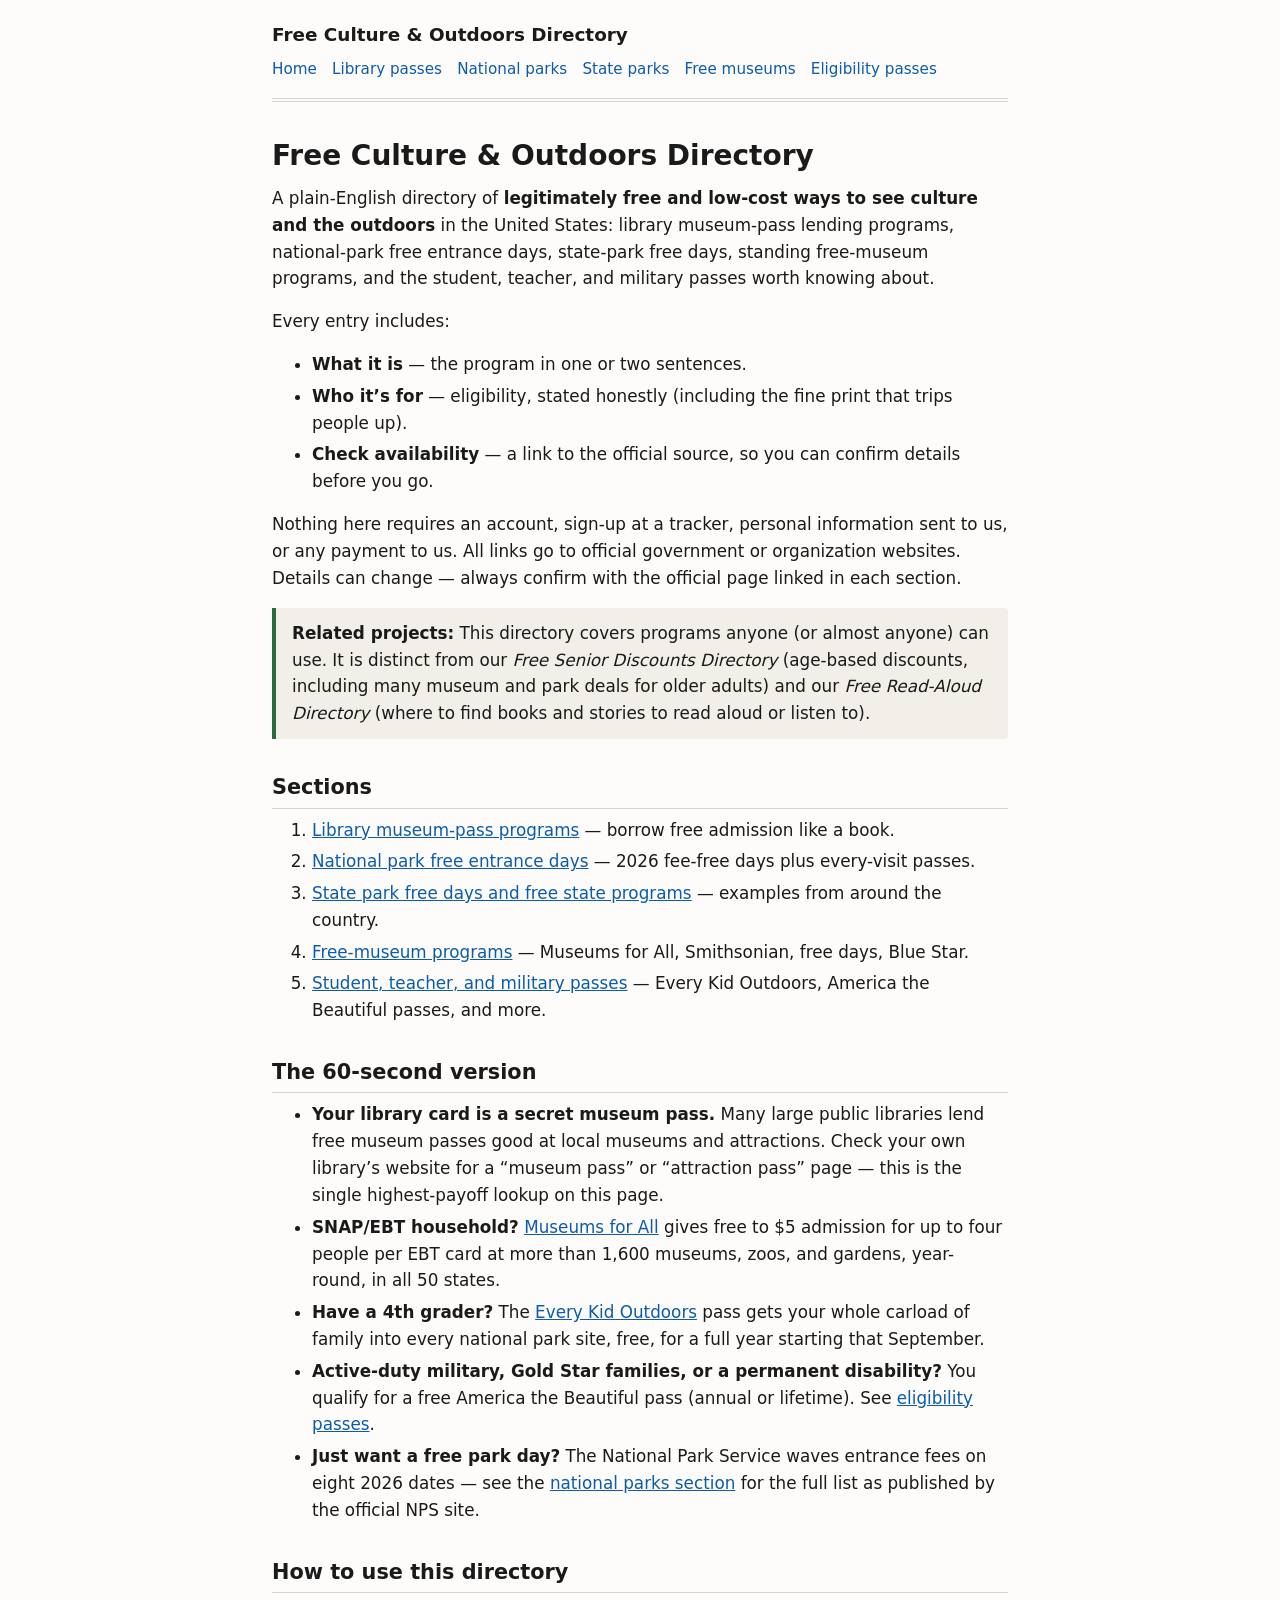
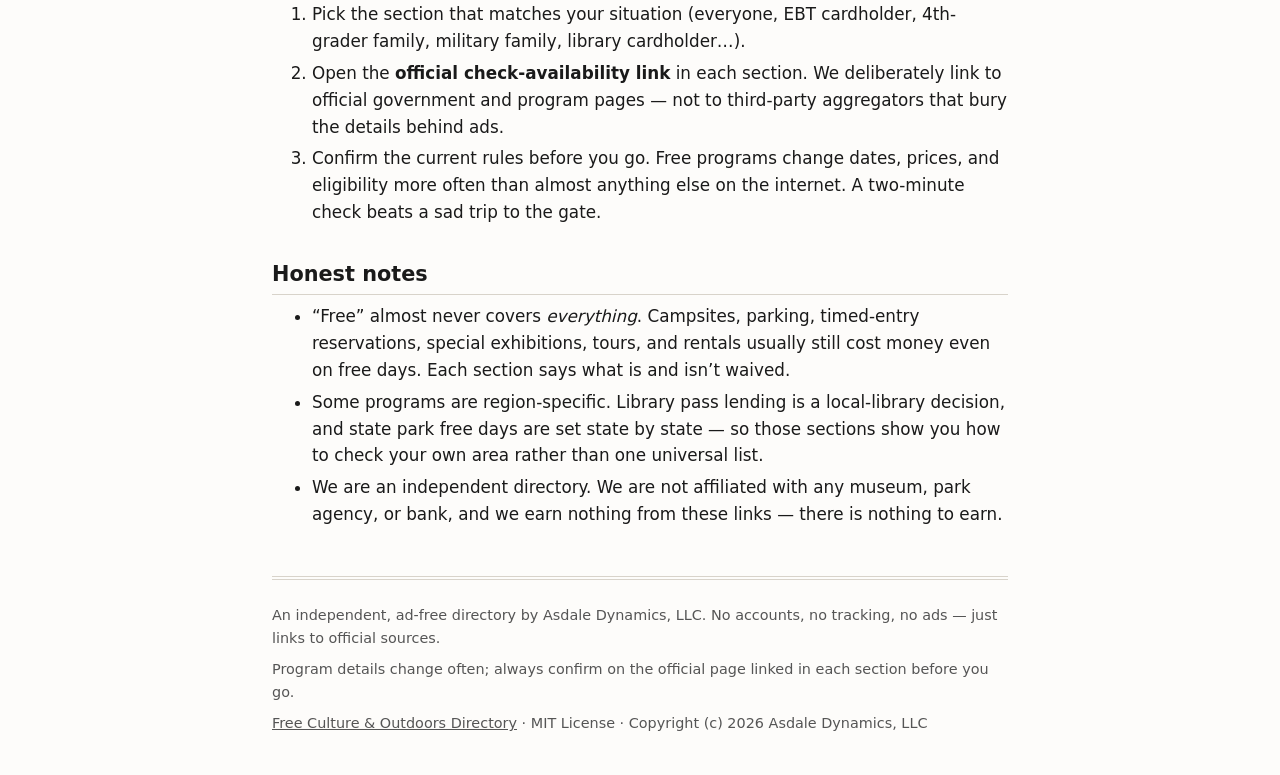
<file: site/index.html>
<!DOCTYPE html>
<html lang="en">
<head>
  <meta charset="utf-8">
  <meta name="viewport" content="width=device-width, initial-scale=1">
  <title>Free Culture &amp; Outdoors
Directory — Free Culture &amp; Outdoors Directory</title>
  <meta name="description" content="Free and low-cost ways to see culture and the outdoors in the US: library museum passes, national and state park free days, Museums for All, and student, teacher, and military passes.">
  <link rel="stylesheet" href="style.css">
</head>
<body>
  <header class="site-header">
    <p class="site-title"><a href="index.html">Free Culture &amp; Outdoors Directory</a></p>
    <nav class="site-nav">
      <a href="index.html">Home</a>
      <a href="library-passes.html">Library passes</a>
      <a href="national-parks.html">National parks</a>
      <a href="state-parks.html">State parks</a>
      <a href="free-museums.html">Free museums</a>
      <a href="eligibility-passes.html">Eligibility passes</a>
    </nav>
  </header>
  <main>
    <h1 id="free-culture-outdoors-directory">Free Culture &amp; Outdoors
    Directory</h1>
    <p>A plain-English directory of <strong>legitimately free and
    low-cost ways to see culture and the outdoors</strong> in the United
    States: library museum-pass lending programs, national-park free
    entrance days, state-park free days, standing free-museum programs,
    and the student, teacher, and military passes worth knowing
    about.</p>
    <p>Every entry includes:</p>
    <ul>
    <li><strong>What it is</strong> — the program in one or two
    sentences.</li>
    <li><strong>Who it’s for</strong> — eligibility, stated honestly
    (including the fine print that trips people up).</li>
    <li><strong>Check availability</strong> — a link to the official
    source, so you can confirm details before you go.</li>
    </ul>
    <p>Nothing here requires an account, sign-up at a tracker, personal
    information sent to us, or any payment to us. All links go to
    official government or organization websites. Details can change —
    always confirm with the official page linked in each section.</p>
    <blockquote>
    <p><strong>Related projects:</strong> This directory covers programs
    anyone (or almost anyone) can use. It is distinct from our <em>Free
    Senior Discounts Directory</em> (age-based discounts, including many
    museum and park deals for older adults) and our <em>Free Read-Aloud
    Directory</em> (where to find books and stories to read aloud or
    listen to).</p>
    </blockquote>
    <h2 id="sections">Sections</h2>
    <ol type="1">
    <li><a href="library-passes.html">Library museum-pass programs</a> —
    borrow free admission like a book.</li>
    <li><a href="national-parks.html">National park free entrance
    days</a> — 2026 fee-free days plus every-visit passes.</li>
    <li><a href="state-parks.html">State park free days and free state
    programs</a> — examples from around the country.</li>
    <li><a href="free-museums.html">Free-museum programs</a> — Museums
    for All, Smithsonian, free days, Blue Star.</li>
    <li><a href="eligibility-passes.html">Student, teacher, and military
    passes</a> — Every Kid Outdoors, America the Beautiful passes, and
    more.</li>
    </ol>
    <h2 id="the-60-second-version">The 60-second version</h2>
    <ul>
    <li><strong>Your library card is a secret museum pass.</strong> Many
    large public libraries lend free museum passes good at local museums
    and attractions. Check your own library’s website for a “museum
    pass” or “attraction pass” page — this is the single highest-payoff
    lookup on this page.</li>
    <li><strong>SNAP/EBT household?</strong> <a
    href="https://museums4all.org/">Museums for All</a> gives free to $5
    admission for up to four people per EBT card at more than 1,600
    museums, zoos, and gardens, year-round, in all 50 states.</li>
    <li><strong>Have a 4th grader?</strong> The <a
    href="https://everykidoutdoors.gov/">Every Kid Outdoors</a> pass
    gets your whole carload of family into every national park site,
    free, for a full year starting that September.</li>
    <li><strong>Active-duty military, Gold Star families, or a permanent
    disability?</strong> You qualify for a free America the Beautiful
    pass (annual or lifetime). See <a
    href="eligibility-passes.html">eligibility passes</a>.</li>
    <li><strong>Just want a free park day?</strong> The National Park
    Service waves entrance fees on eight 2026 dates — see the <a
    href="national-parks.html">national parks section</a> for the full
    list as published by the official NPS site.</li>
    </ul>
    <h2 id="how-to-use-this-directory">How to use this directory</h2>
    <ol type="1">
    <li>Pick the section that matches your situation (everyone, EBT
    cardholder, 4th-grader family, military family, library
    cardholder…).</li>
    <li>Open the <strong>official check-availability link</strong> in
    each section. We deliberately link to official government and
    program pages — not to third-party aggregators that bury the details
    behind ads.</li>
    <li>Confirm the current rules before you go. Free programs change
    dates, prices, and eligibility more often than almost anything else
    on the internet. A two-minute check beats a sad trip to the
    gate.</li>
    </ol>
    <h2 id="honest-notes">Honest notes</h2>
    <ul>
    <li>“Free” almost never covers <em>everything</em>. Campsites,
    parking, timed-entry reservations, special exhibitions, tours, and
    rentals usually still cost money even on free days. Each section
    says what is and isn’t waived.</li>
    <li>Some programs are region-specific. Library pass lending is a
    local-library decision, and state park free days are set state by
    state — so those sections show you how to check your own area rather
    than one universal list.</li>
    <li>We are an independent directory. We are not affiliated with any
    museum, park agency, or bank, and we earn nothing from these links —
    there is nothing to earn.</li>
    </ul>
  </main>
  <footer class="site-footer">
    <p>An independent, ad-free directory by Asdale Dynamics, LLC. No accounts, no tracking, no ads — just links to official sources.</p>
    <p>Program details change often; always confirm on the official page linked in each section before you go.</p>
    <p><a href="index.html">Free Culture &amp; Outdoors Directory</a> · MIT License · Copyright (c) 2026 Asdale Dynamics, LLC</p>
  </footer>
</body>
</html>
</file>
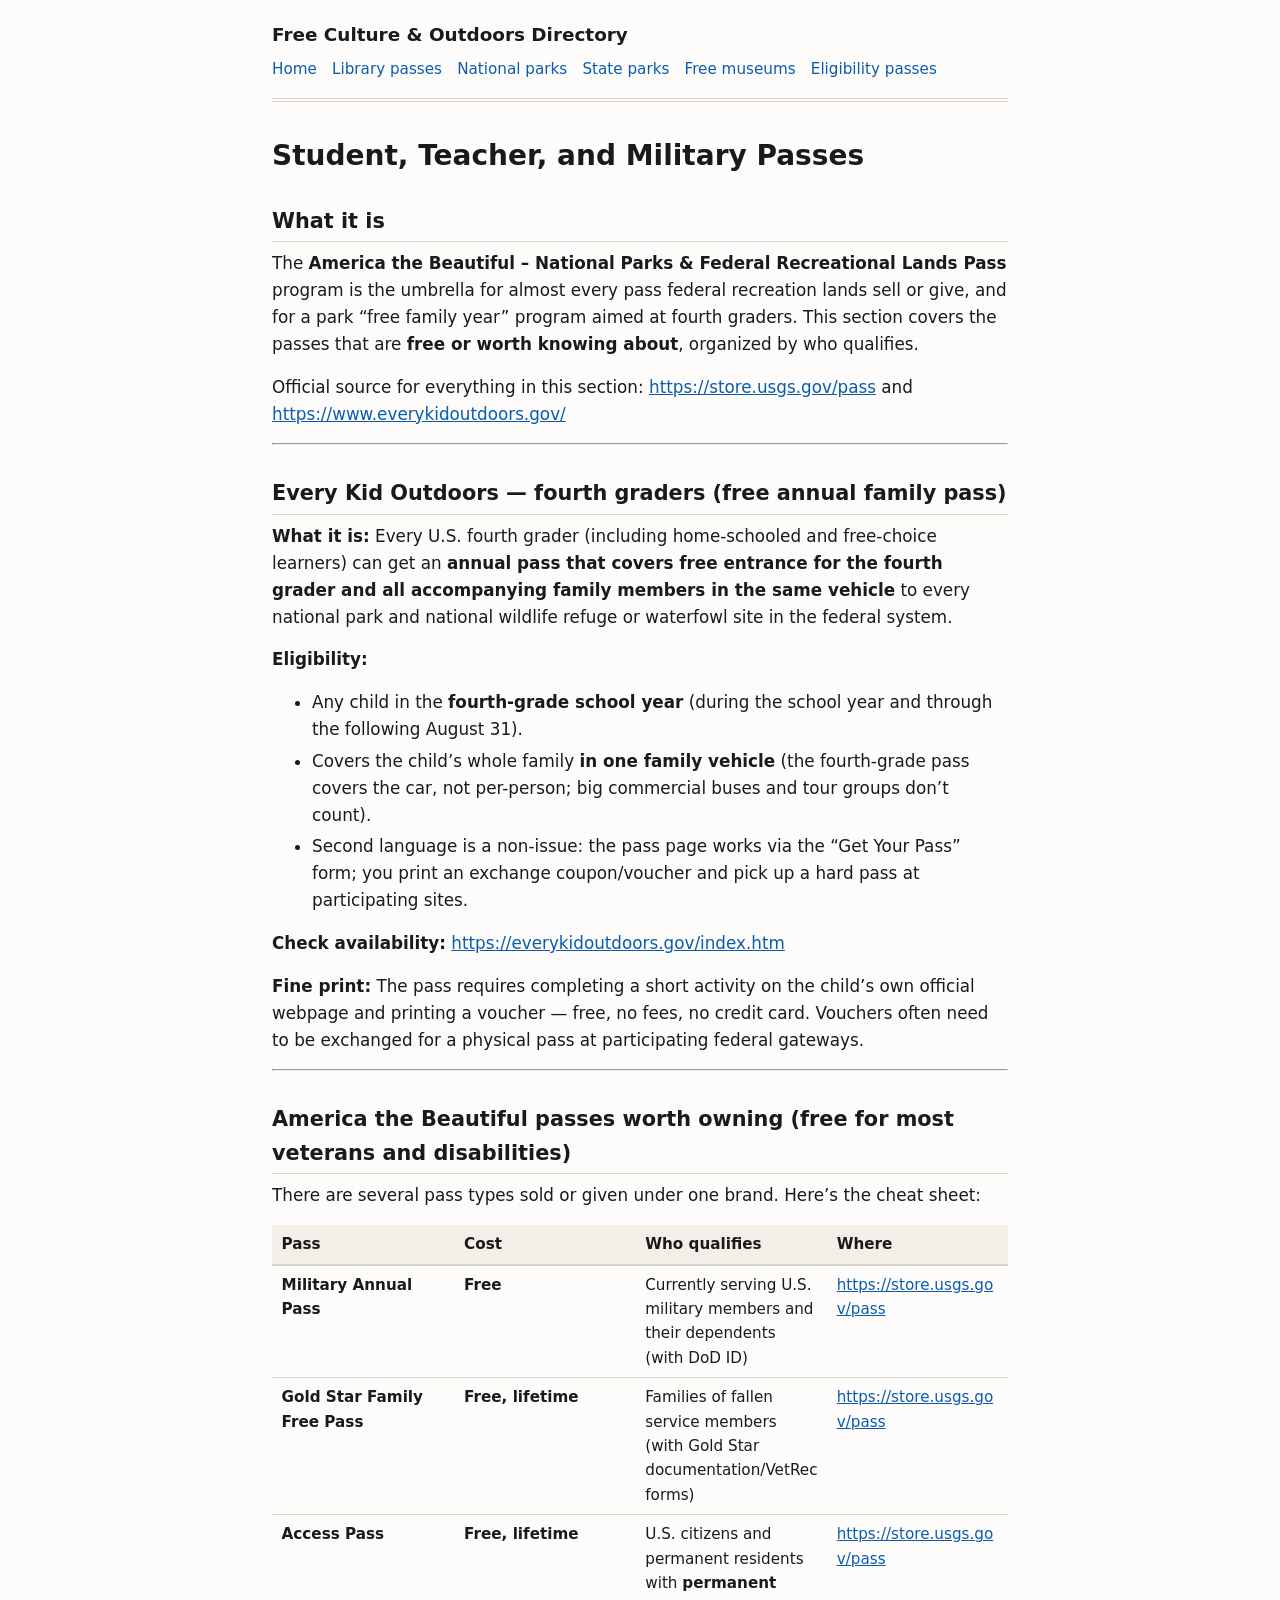
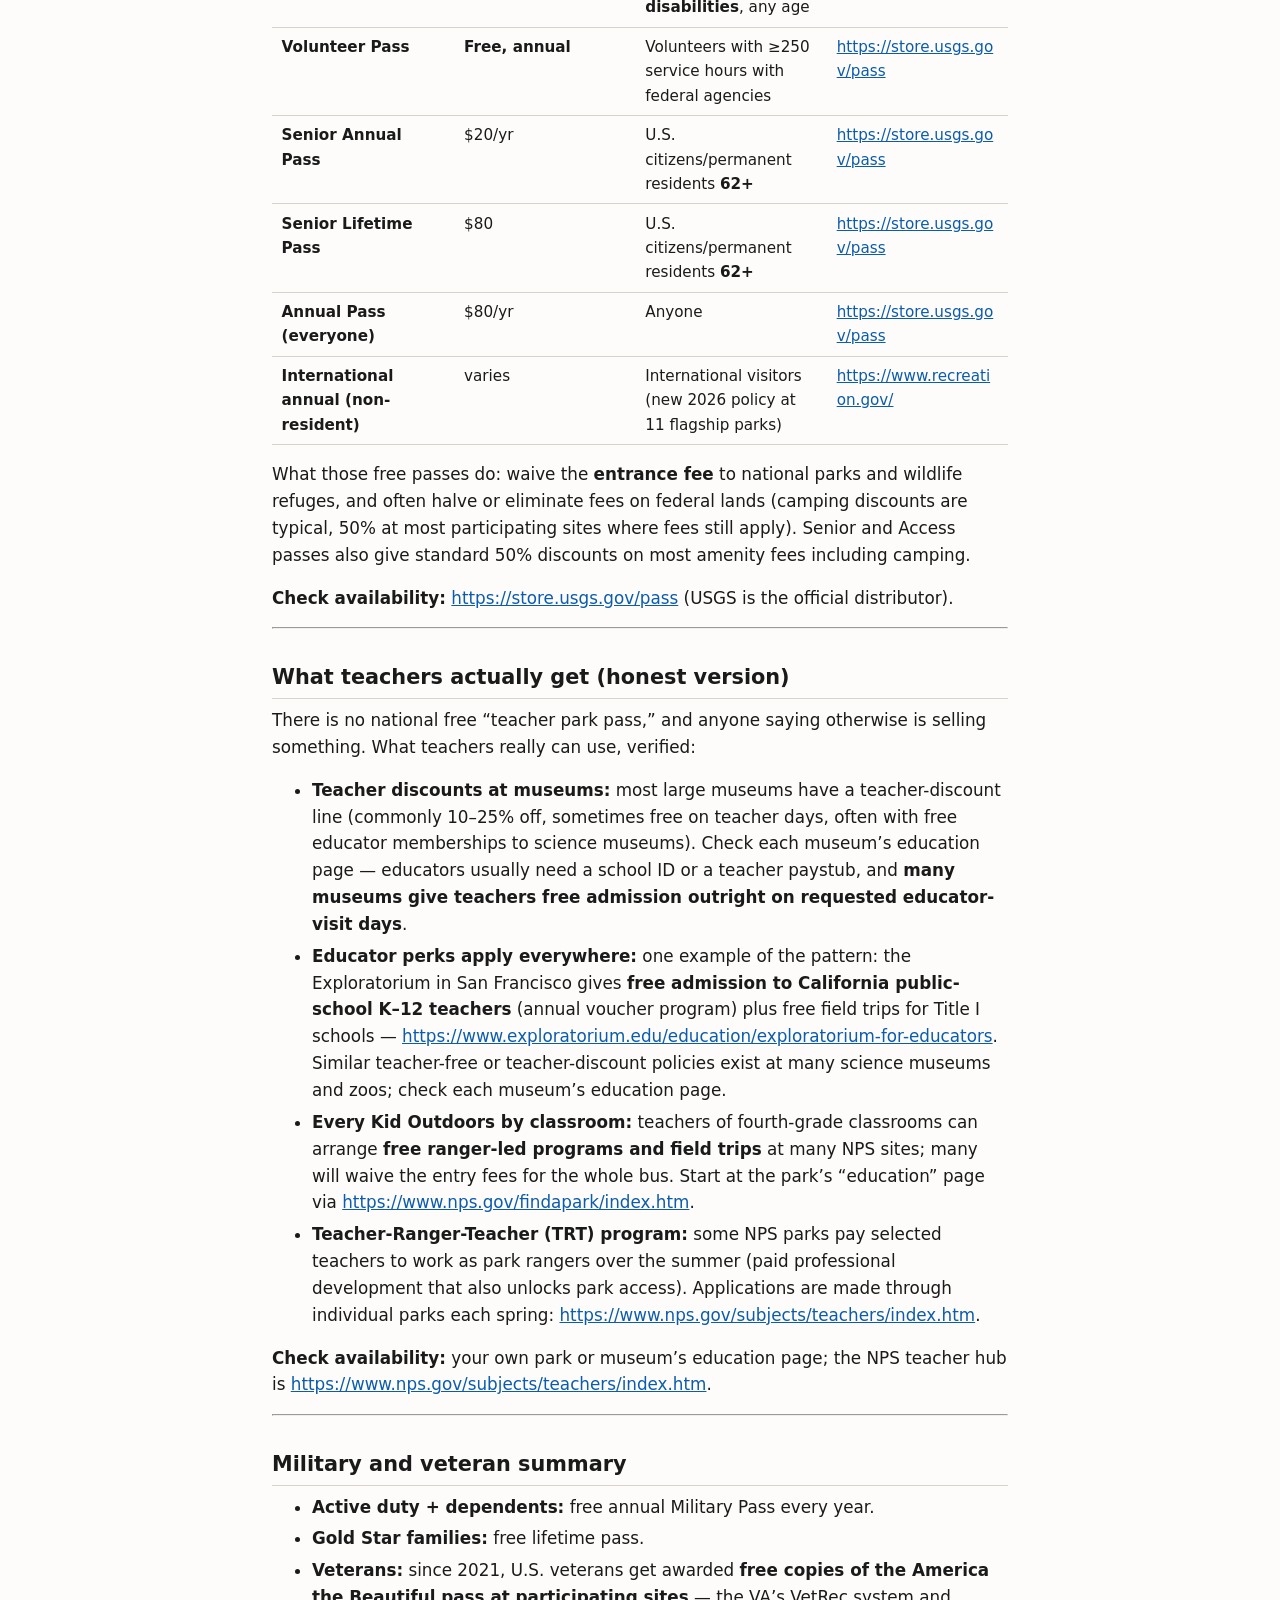
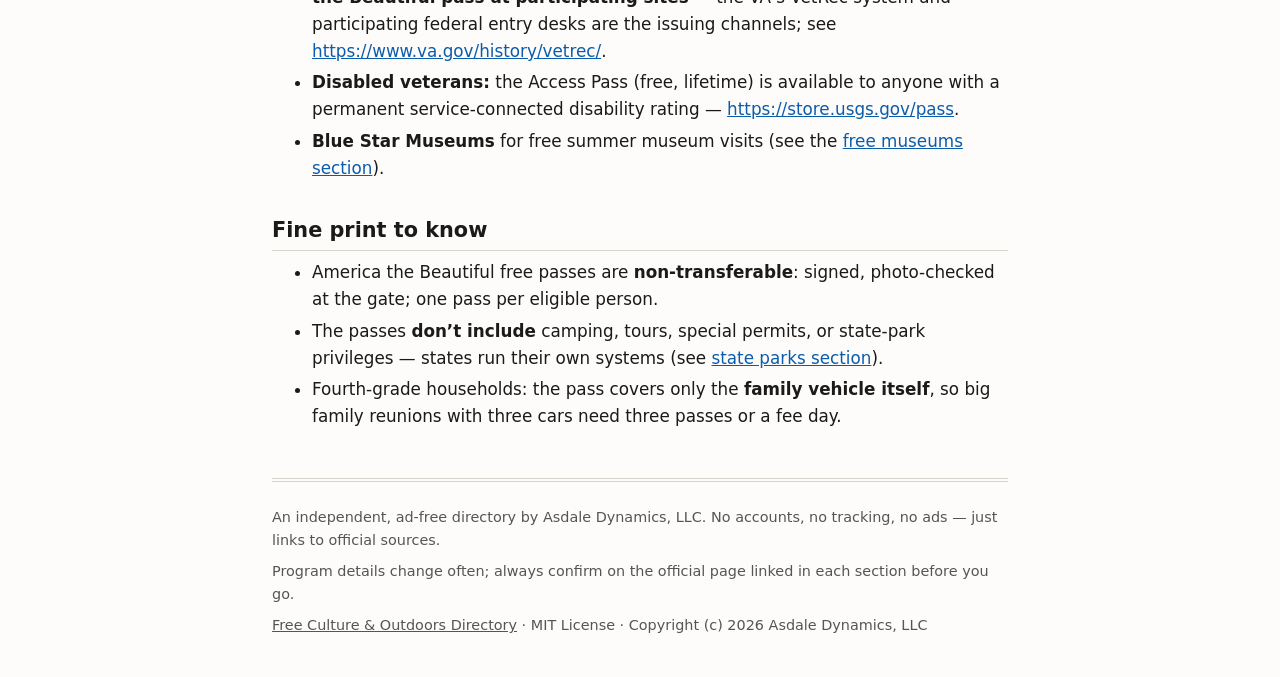
<file: site/eligibility-passes.html>
<!DOCTYPE html>
<html lang="en">
<head>
  <meta charset="utf-8">
  <meta name="viewport" content="width=device-width, initial-scale=1">
  <title>Student, Teacher, and Military
Passes — Free Culture &amp; Outdoors Directory</title>
  <meta name="description" content="Free and low-cost ways to see culture and the outdoors in the US: library museum passes, national and state park free days, Museums for All, and student, teacher, and military passes.">
  <link rel="stylesheet" href="style.css">
</head>
<body>
  <header class="site-header">
    <p class="site-title"><a href="index.html">Free Culture &amp; Outdoors Directory</a></p>
    <nav class="site-nav">
      <a href="index.html">Home</a>
      <a href="library-passes.html">Library passes</a>
      <a href="national-parks.html">National parks</a>
      <a href="state-parks.html">State parks</a>
      <a href="free-museums.html">Free museums</a>
      <a href="eligibility-passes.html">Eligibility passes</a>
    </nav>
  </header>
  <main>
    <h1 id="student-teacher-and-military-passes">Student, Teacher, and
    Military Passes</h1>
    <h2 id="what-it-is">What it is</h2>
    <p>The <strong>America the Beautiful – National Parks &amp; Federal
    Recreational Lands Pass</strong> program is the umbrella for almost
    every pass federal recreation lands sell or give, and for a park
    “free family year” program aimed at fourth graders. This section
    covers the passes that are <strong>free or worth knowing
    about</strong>, organized by who qualifies.</p>
    <p>Official source for everything in this section: <a
    href="https://store.usgs.gov/pass"
    class="uri">https://store.usgs.gov/pass</a> and <a
    href="https://www.everykidoutdoors.gov/"
    class="uri">https://www.everykidoutdoors.gov/</a></p>
    <hr />
    <h2
    id="every-kid-outdoors-fourth-graders-free-annual-family-pass">Every
    Kid Outdoors — fourth graders (free annual family pass)</h2>
    <p><strong>What it is:</strong> Every U.S. fourth grader (including
    home-schooled and free-choice learners) can get an <strong>annual
    pass that covers free entrance for the fourth grader and all
    accompanying family members in the same vehicle</strong> to every
    national park and national wildlife refuge or waterfowl site in the
    federal system.</p>
    <p><strong>Eligibility:</strong></p>
    <ul>
    <li>Any child in the <strong>fourth-grade school year</strong>
    (during the school year and through the following August 31).</li>
    <li>Covers the child’s whole family <strong>in one family
    vehicle</strong> (the fourth-grade pass covers the car, not
    per-person; big commercial buses and tour groups don’t count).</li>
    <li>Second language is a non-issue: the pass page works via the “Get
    Your Pass” form; you print an exchange coupon/voucher and pick up a
    hard pass at participating sites.</li>
    </ul>
    <p><strong>Check availability:</strong> <a
    href="https://everykidoutdoors.gov/index.htm"
    class="uri">https://everykidoutdoors.gov/index.htm</a></p>
    <p><strong>Fine print:</strong> The pass requires completing a short
    activity on the child’s own official webpage and printing a voucher
    — free, no fees, no credit card. Vouchers often need to be exchanged
    for a physical pass at participating federal gateways.</p>
    <hr />
    <h2
    id="america-the-beautiful-passes-worth-owning-free-for-most-veterans-and-disabilities">America
    the Beautiful passes worth owning (free for most veterans and
    disabilities)</h2>
    <p>There are several pass types sold or given under one brand.
    Here’s the cheat sheet:</p>
    <table>
    <colgroup>
    <col style="width: 25%" />
    <col style="width: 25%" />
    <col style="width: 25%" />
    <col style="width: 25%" />
    </colgroup>
    <thead>
    <tr>
    <th>Pass</th>
    <th>Cost</th>
    <th>Who qualifies</th>
    <th>Where</th>
    </tr>
    </thead>
    <tbody>
    <tr>
    <td><strong>Military Annual Pass</strong></td>
    <td><strong>Free</strong></td>
    <td>Currently serving U.S. military members and their dependents
    (with DoD ID)</td>
    <td><a href="https://store.usgs.gov/pass"
    class="uri">https://store.usgs.gov/pass</a></td>
    </tr>
    <tr>
    <td><strong>Gold Star Family Free Pass</strong></td>
    <td><strong>Free, lifetime</strong></td>
    <td>Families of fallen service members (with Gold Star
    documentation/VetRec forms)</td>
    <td><a href="https://store.usgs.gov/pass"
    class="uri">https://store.usgs.gov/pass</a></td>
    </tr>
    <tr>
    <td><strong>Access Pass</strong></td>
    <td><strong>Free, lifetime</strong></td>
    <td>U.S. citizens and permanent residents with <strong>permanent
    disabilities</strong>, any age</td>
    <td><a href="https://store.usgs.gov/pass"
    class="uri">https://store.usgs.gov/pass</a></td>
    </tr>
    <tr>
    <td><strong>Volunteer Pass</strong></td>
    <td><strong>Free, annual</strong></td>
    <td>Volunteers with ≥250 service hours with federal agencies</td>
    <td><a href="https://store.usgs.gov/pass"
    class="uri">https://store.usgs.gov/pass</a></td>
    </tr>
    <tr>
    <td><strong>Senior Annual Pass</strong></td>
    <td>$20/yr</td>
    <td>U.S. citizens/permanent residents <strong>62+</strong></td>
    <td><a href="https://store.usgs.gov/pass"
    class="uri">https://store.usgs.gov/pass</a></td>
    </tr>
    <tr>
    <td><strong>Senior Lifetime Pass</strong></td>
    <td>$80</td>
    <td>U.S. citizens/permanent residents <strong>62+</strong></td>
    <td><a href="https://store.usgs.gov/pass"
    class="uri">https://store.usgs.gov/pass</a></td>
    </tr>
    <tr>
    <td><strong>Annual Pass (everyone)</strong></td>
    <td>$80/yr</td>
    <td>Anyone</td>
    <td><a href="https://store.usgs.gov/pass"
    class="uri">https://store.usgs.gov/pass</a></td>
    </tr>
    <tr>
    <td><strong>International annual (non-resident)</strong></td>
    <td>varies</td>
    <td>International visitors (new 2026 policy at 11 flagship
    parks)</td>
    <td><a href="https://www.recreation.gov/"
    class="uri">https://www.recreation.gov/</a></td>
    </tr>
    </tbody>
    </table>
    <p>What those free passes do: waive the <strong>entrance
    fee</strong> to national parks and wildlife refuges, and often halve
    or eliminate fees on federal lands (camping discounts are typical,
    50% at most participating sites where fees still apply). Senior and
    Access passes also give standard 50% discounts on most amenity fees
    including camping.</p>
    <p><strong>Check availability:</strong> <a
    href="https://store.usgs.gov/pass"
    class="uri">https://store.usgs.gov/pass</a> (USGS is the official
    distributor).</p>
    <hr />
    <h2 id="what-teachers-actually-get-honest-version">What teachers
    actually get (honest version)</h2>
    <p>There is no national free “teacher park pass,” and anyone saying
    otherwise is selling something. What teachers really can use,
    verified:</p>
    <ul>
    <li><strong>Teacher discounts at museums:</strong> most large
    museums have a teacher-discount line (commonly 10–25% off, sometimes
    free on teacher days, often with free educator memberships to
    science museums). Check each museum’s education page — educators
    usually need a school ID or a teacher paystub, and <strong>many
    museums give teachers free admission outright on requested
    educator-visit days</strong>.</li>
    <li><strong>Educator perks apply everywhere:</strong> one example of
    the pattern: the Exploratorium in San Francisco gives <strong>free
    admission to California public-school K–12 teachers</strong> (annual
    voucher program) plus free field trips for Title I schools — <a
    href="https://www.exploratorium.edu/education/exploratorium-for-educators"
    class="uri">https://www.exploratorium.edu/education/exploratorium-for-educators</a>.
    Similar teacher-free or teacher-discount policies exist at many
    science museums and zoos; check each museum’s education page.</li>
    <li><strong>Every Kid Outdoors by classroom:</strong> teachers of
    fourth-grade classrooms can arrange <strong>free ranger-led programs
    and field trips</strong> at many NPS sites; many will waive the
    entry fees for the whole bus. Start at the park’s “education” page
    via <a href="https://www.nps.gov/findapark/index.htm"
    class="uri">https://www.nps.gov/findapark/index.htm</a>.</li>
    <li><strong>Teacher-Ranger-Teacher (TRT) program:</strong> some NPS
    parks pay selected teachers to work as park rangers over the summer
    (paid professional development that also unlocks park access).
    Applications are made through individual parks each spring: <a
    href="https://www.nps.gov/subjects/teachers/index.htm"
    class="uri">https://www.nps.gov/subjects/teachers/index.htm</a>.</li>
    </ul>
    <p><strong>Check availability:</strong> your own park or museum’s
    education page; the NPS teacher hub is <a
    href="https://www.nps.gov/subjects/teachers/index.htm"
    class="uri">https://www.nps.gov/subjects/teachers/index.htm</a>.</p>
    <hr />
    <h2 id="military-and-veteran-summary">Military and veteran
    summary</h2>
    <ul>
    <li><strong>Active duty + dependents:</strong> free annual Military
    Pass every year.</li>
    <li><strong>Gold Star families:</strong> free lifetime pass.</li>
    <li><strong>Veterans:</strong> since 2021, U.S. veterans get awarded
    <strong>free copies of the America the Beautiful pass at
    participating sites</strong> — the VA’s VetRec system and
    participating federal entry desks are the issuing channels; see <a
    href="https://www.va.gov/history/vetrec/"
    class="uri">https://www.va.gov/history/vetrec/</a>.</li>
    <li><strong>Disabled veterans:</strong> the Access Pass (free,
    lifetime) is available to anyone with a permanent service-connected
    disability rating — <a href="https://store.usgs.gov/pass"
    class="uri">https://store.usgs.gov/pass</a>.</li>
    <li><strong>Blue Star Museums</strong> for free summer museum visits
    (see the <a href="free-museums.html">free museums section</a>).</li>
    </ul>
    <h2 id="fine-print-to-know">Fine print to know</h2>
    <ul>
    <li>America the Beautiful free passes are
    <strong>non-transferable</strong>: signed, photo-checked at the
    gate; one pass per eligible person.</li>
    <li>The passes <strong>don’t include</strong> camping, tours,
    special permits, or state-park privileges — states run their own
    systems (see <a href="state-parks.html">state parks
    section</a>).</li>
    <li>Fourth-grade households: the pass covers only the <strong>family
    vehicle itself</strong>, so big family reunions with three cars need
    three passes or a fee day.</li>
    </ul>
  </main>
  <footer class="site-footer">
    <p>An independent, ad-free directory by Asdale Dynamics, LLC. No accounts, no tracking, no ads — just links to official sources.</p>
    <p>Program details change often; always confirm on the official page linked in each section before you go.</p>
    <p><a href="index.html">Free Culture &amp; Outdoors Directory</a> · MIT License · Copyright (c) 2026 Asdale Dynamics, LLC</p>
  </footer>
</body>
</html>
</file>
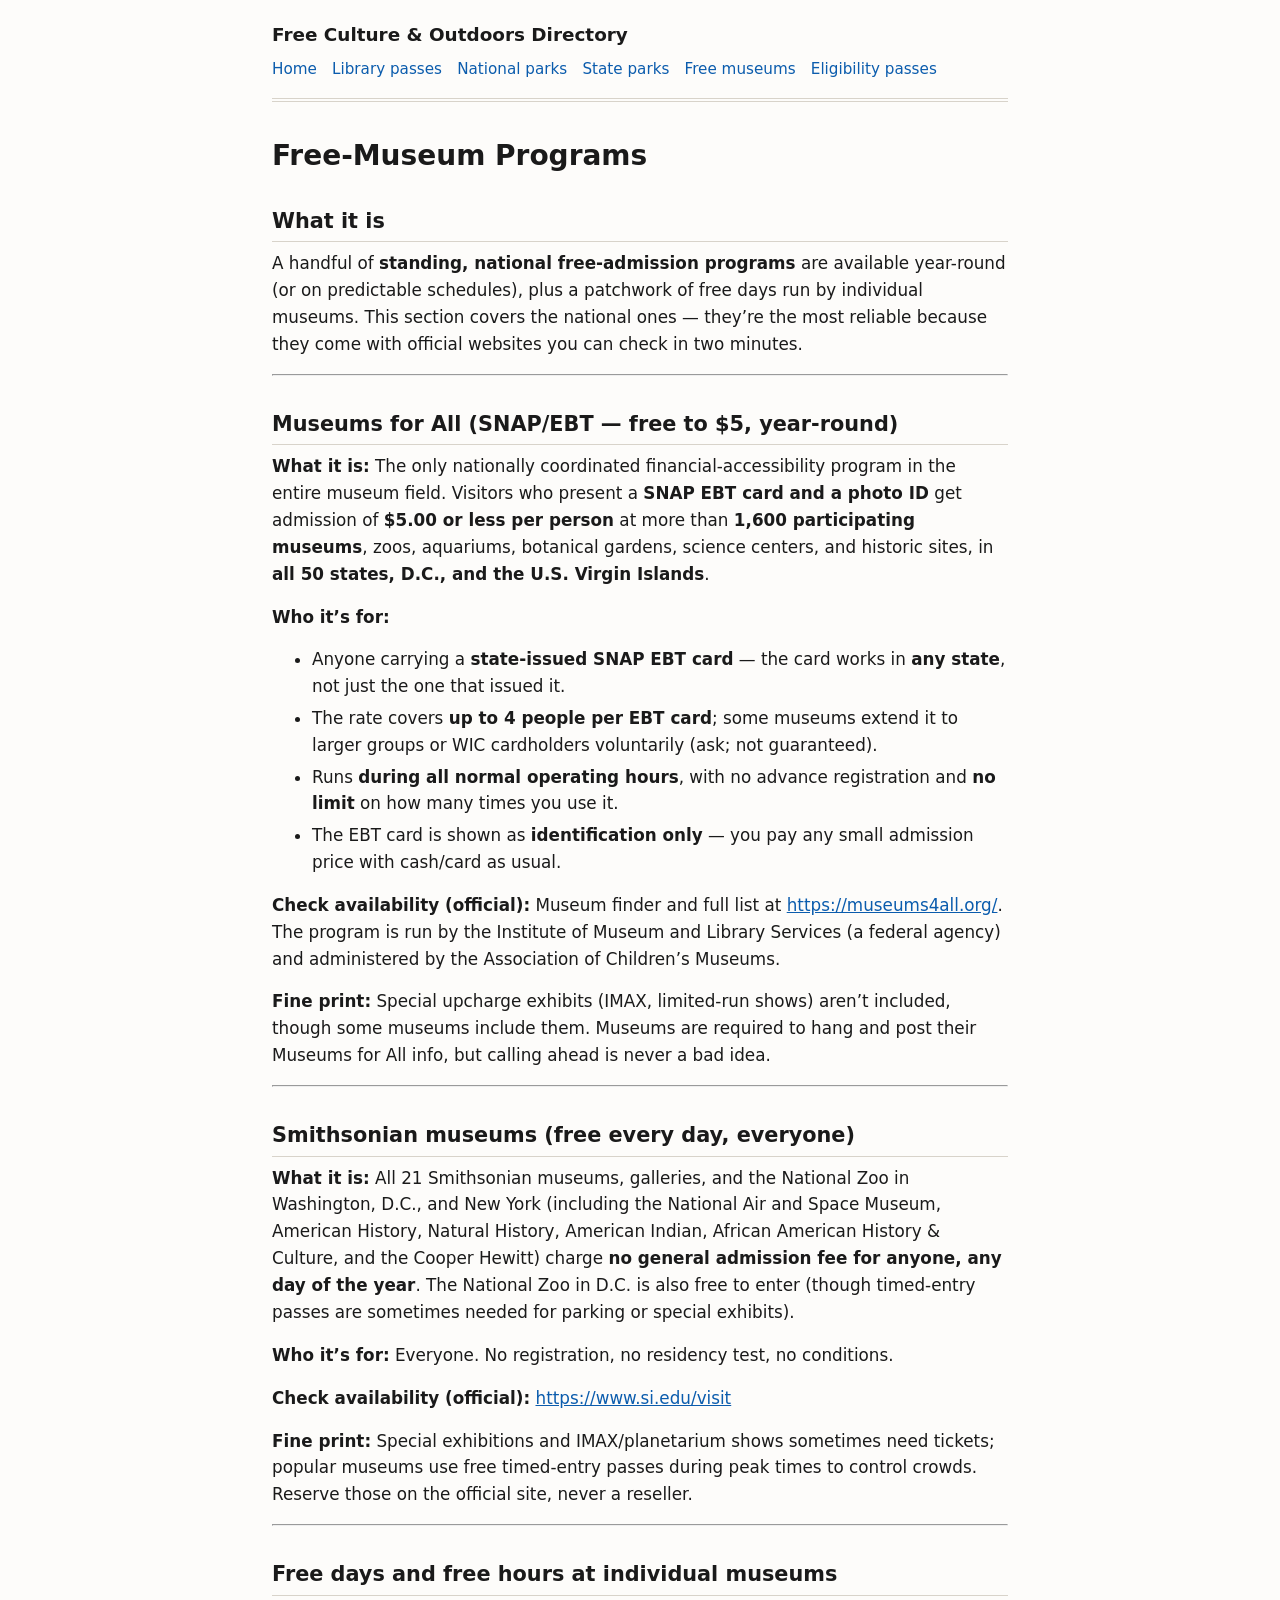
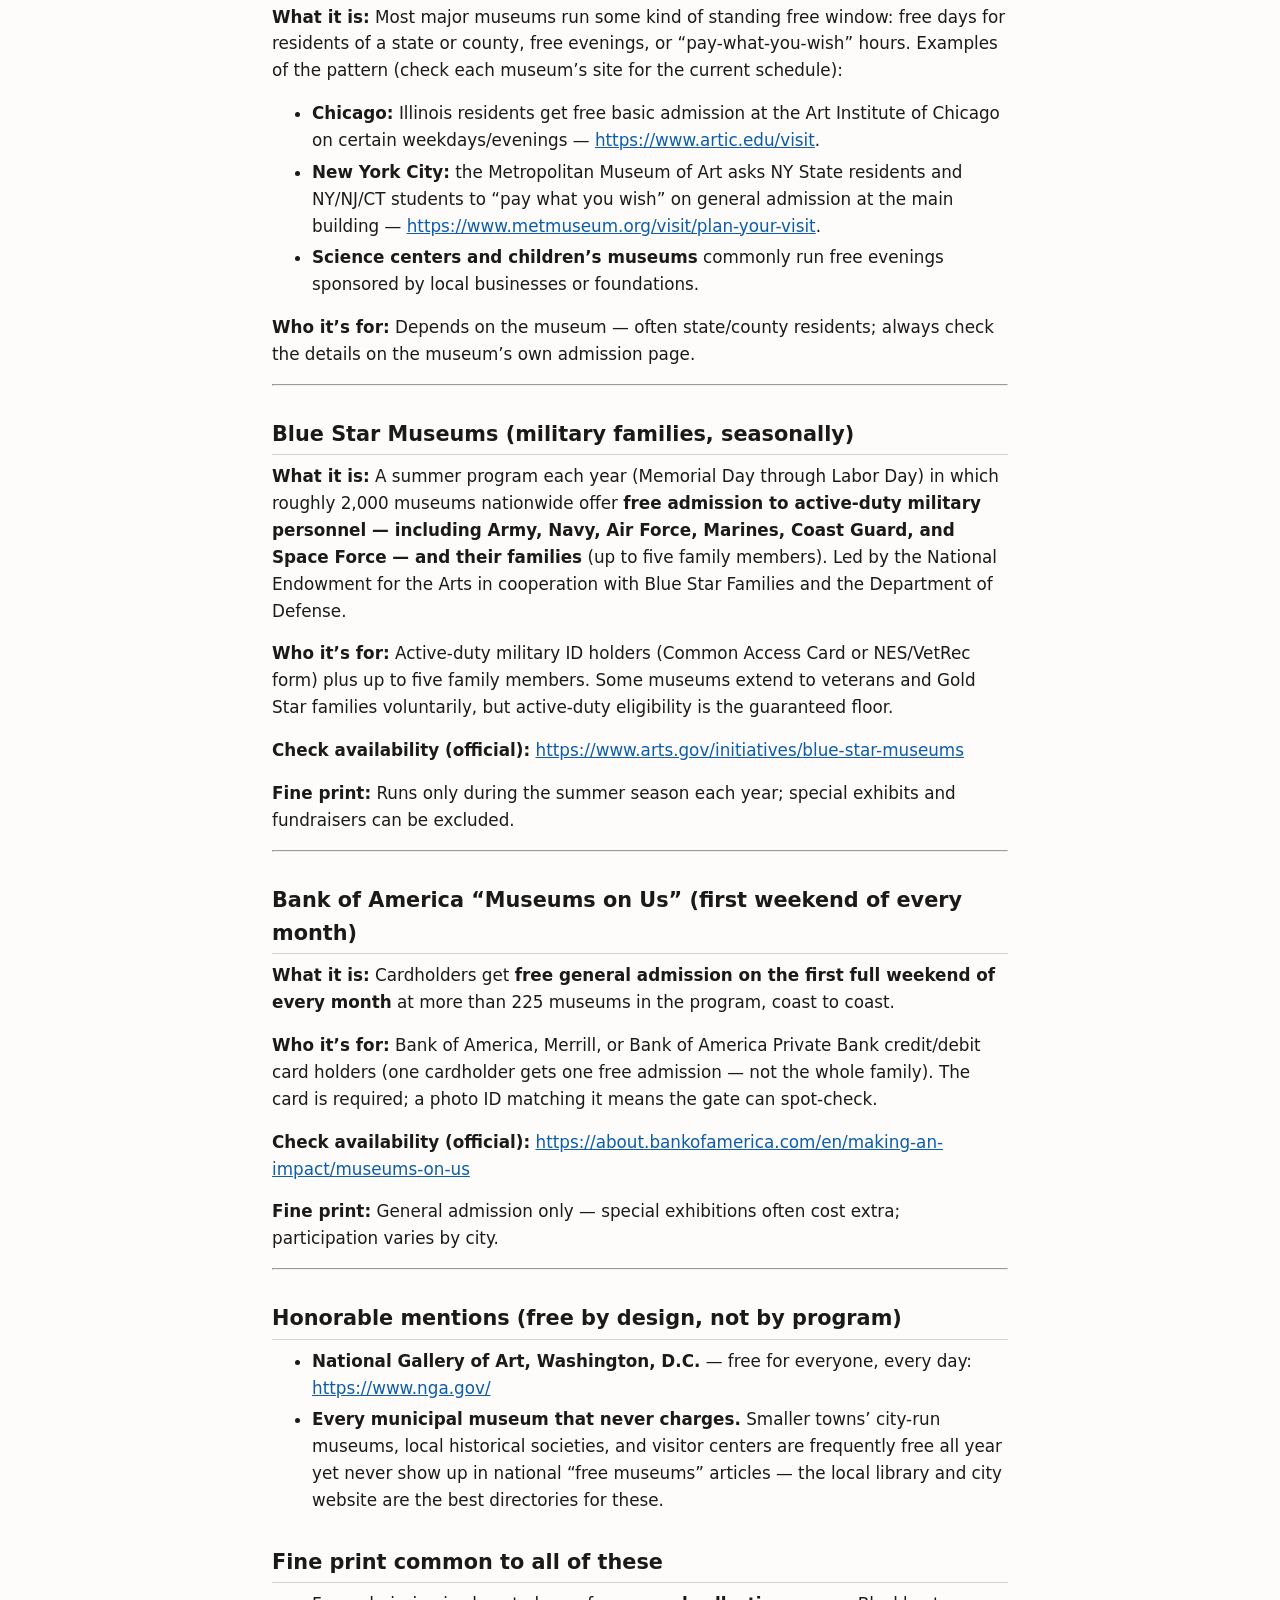
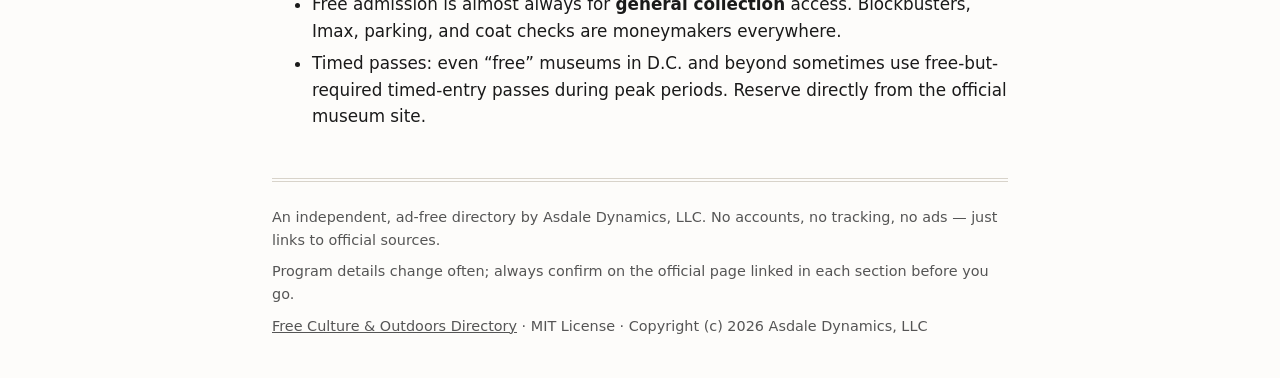
<file: site/free-museums.html>
<!DOCTYPE html>
<html lang="en">
<head>
  <meta charset="utf-8">
  <meta name="viewport" content="width=device-width, initial-scale=1">
  <title>Free-Museum
Programs — Free Culture &amp; Outdoors Directory</title>
  <meta name="description" content="Free and low-cost ways to see culture and the outdoors in the US: library museum passes, national and state park free days, Museums for All, and student, teacher, and military passes.">
  <link rel="stylesheet" href="style.css">
</head>
<body>
  <header class="site-header">
    <p class="site-title"><a href="index.html">Free Culture &amp; Outdoors Directory</a></p>
    <nav class="site-nav">
      <a href="index.html">Home</a>
      <a href="library-passes.html">Library passes</a>
      <a href="national-parks.html">National parks</a>
      <a href="state-parks.html">State parks</a>
      <a href="free-museums.html">Free museums</a>
      <a href="eligibility-passes.html">Eligibility passes</a>
    </nav>
  </header>
  <main>
    <h1 id="free-museum-programs">Free-Museum Programs</h1>
    <h2 id="what-it-is">What it is</h2>
    <p>A handful of <strong>standing, national free-admission
    programs</strong> are available year-round (or on predictable
    schedules), plus a patchwork of free days run by individual museums.
    This section covers the national ones — they’re the most reliable
    because they come with official websites you can check in two
    minutes.</p>
    <hr />
    <h2 id="museums-for-all-snapebt-free-to-5-year-round">Museums for
    All (SNAP/EBT — free to $5, year-round)</h2>
    <p><strong>What it is:</strong> The only nationally coordinated
    financial-accessibility program in the entire museum field. Visitors
    who present a <strong>SNAP EBT card and a photo ID</strong> get
    admission of <strong>$5.00 or less per person</strong> at more than
    <strong>1,600 participating museums</strong>, zoos, aquariums,
    botanical gardens, science centers, and historic sites, in
    <strong>all 50 states, D.C., and the U.S. Virgin
    Islands</strong>.</p>
    <p><strong>Who it’s for:</strong></p>
    <ul>
    <li>Anyone carrying a <strong>state-issued SNAP EBT card</strong> —
    the card works in <strong>any state</strong>, not just the one that
    issued it.</li>
    <li>The rate covers <strong>up to 4 people per EBT card</strong>;
    some museums extend it to larger groups or WIC cardholders
    voluntarily (ask; not guaranteed).</li>
    <li>Runs <strong>during all normal operating hours</strong>, with no
    advance registration and <strong>no limit</strong> on how many times
    you use it.</li>
    <li>The EBT card is shown as <strong>identification only</strong> —
    you pay any small admission price with cash/card as usual.</li>
    </ul>
    <p><strong>Check availability (official):</strong> Museum finder and
    full list at <a href="https://museums4all.org/"
    class="uri">https://museums4all.org/</a>. The program is run by the
    Institute of Museum and Library Services (a federal agency) and
    administered by the Association of Children’s Museums.</p>
    <p><strong>Fine print:</strong> Special upcharge exhibits (IMAX,
    limited-run shows) aren’t included, though some museums include
    them. Museums are required to hang and post their Museums for All
    info, but calling ahead is never a bad idea.</p>
    <hr />
    <h2 id="smithsonian-museums-free-every-day-everyone">Smithsonian
    museums (free every day, everyone)</h2>
    <p><strong>What it is:</strong> All 21 Smithsonian museums,
    galleries, and the National Zoo in Washington, D.C., and New York
    (including the National Air and Space Museum, American History,
    Natural History, American Indian, African American History &amp;
    Culture, and the Cooper Hewitt) charge <strong>no general admission
    fee for anyone, any day of the year</strong>. The National Zoo in
    D.C. is also free to enter (though timed-entry passes are sometimes
    needed for parking or special exhibits).</p>
    <p><strong>Who it’s for:</strong> Everyone. No registration, no
    residency test, no conditions.</p>
    <p><strong>Check availability (official):</strong> <a
    href="https://www.si.edu/visit"
    class="uri">https://www.si.edu/visit</a></p>
    <p><strong>Fine print:</strong> Special exhibitions and
    IMAX/planetarium shows sometimes need tickets; popular museums use
    free timed-entry passes during peak times to control crowds. Reserve
    those on the official site, never a reseller.</p>
    <hr />
    <h2 id="free-days-and-free-hours-at-individual-museums">Free days
    and free hours at individual museums</h2>
    <p><strong>What it is:</strong> Most major museums run some kind of
    standing free window: free days for residents of a state or county,
    free evenings, or “pay-what-you-wish” hours. Examples of the pattern
    (check each museum’s site for the current schedule):</p>
    <ul>
    <li><strong>Chicago:</strong> Illinois residents get free basic
    admission at the Art Institute of Chicago on certain
    weekdays/evenings — <a href="https://www.artic.edu/visit"
    class="uri">https://www.artic.edu/visit</a>.</li>
    <li><strong>New York City:</strong> the Metropolitan Museum of Art
    asks NY State residents and NY/NJ/CT students to “pay what you wish”
    on general admission at the main building — <a
    href="https://www.metmuseum.org/visit/plan-your-visit"
    class="uri">https://www.metmuseum.org/visit/plan-your-visit</a>.</li>
    <li><strong>Science centers and children’s museums</strong> commonly
    run free evenings sponsored by local businesses or foundations.</li>
    </ul>
    <p><strong>Who it’s for:</strong> Depends on the museum — often
    state/county residents; always check the details on the museum’s own
    admission page.</p>
    <hr />
    <h2 id="blue-star-museums-military-families-seasonally">Blue Star
    Museums (military families, seasonally)</h2>
    <p><strong>What it is:</strong> A summer program each year (Memorial
    Day through Labor Day) in which roughly 2,000 museums nationwide
    offer <strong>free admission to active-duty military personnel —
    including Army, Navy, Air Force, Marines, Coast Guard, and Space
    Force — and their families</strong> (up to five family members). Led
    by the National Endowment for the Arts in cooperation with Blue Star
    Families and the Department of Defense.</p>
    <p><strong>Who it’s for:</strong> Active-duty military ID holders
    (Common Access Card or NES/VetRec form) plus up to five family
    members. Some museums extend to veterans and Gold Star families
    voluntarily, but active-duty eligibility is the guaranteed
    floor.</p>
    <p><strong>Check availability (official):</strong> <a
    href="https://www.arts.gov/initiatives/blue-star-museums"
    class="uri">https://www.arts.gov/initiatives/blue-star-museums</a></p>
    <p><strong>Fine print:</strong> Runs only during the summer season
    each year; special exhibits and fundraisers can be excluded.</p>
    <hr />
    <h2
    id="bank-of-america-museums-on-us-first-weekend-of-every-month">Bank
    of America “Museums on Us” (first weekend of every month)</h2>
    <p><strong>What it is:</strong> Cardholders get <strong>free general
    admission on the first full weekend of every month</strong> at more
    than 225 museums in the program, coast to coast.</p>
    <p><strong>Who it’s for:</strong> Bank of America, Merrill, or Bank
    of America Private Bank credit/debit card holders (one cardholder
    gets one free admission — not the whole family). The card is
    required; a photo ID matching it means the gate can spot-check.</p>
    <p><strong>Check availability (official):</strong> <a
    href="https://about.bankofamerica.com/en/making-an-impact/museums-on-us"
    class="uri">https://about.bankofamerica.com/en/making-an-impact/museums-on-us</a></p>
    <p><strong>Fine print:</strong> General admission only — special
    exhibitions often cost extra; participation varies by city.</p>
    <hr />
    <h2 id="honorable-mentions-free-by-design-not-by-program">Honorable
    mentions (free by design, not by program)</h2>
    <ul>
    <li><strong>National Gallery of Art, Washington, D.C.</strong> —
    free for everyone, every day: <a href="https://www.nga.gov/"
    class="uri">https://www.nga.gov/</a></li>
    <li><strong>Every municipal museum that never charges.</strong>
    Smaller towns’ city-run museums, local historical societies, and
    visitor centers are frequently free all year yet never show up in
    national “free museums” articles — the local library and city
    website are the best directories for these.</li>
    </ul>
    <h2 id="fine-print-common-to-all-of-these">Fine print common to all
    of these</h2>
    <ul>
    <li>Free admission is almost always for <strong>general
    collection</strong> access. Blockbusters, Imax, parking, and coat
    checks are moneymakers everywhere.</li>
    <li>Timed passes: even “free” museums in D.C. and beyond sometimes
    use free-but-required timed-entry passes during peak periods.
    Reserve directly from the official museum site.</li>
    </ul>
  </main>
  <footer class="site-footer">
    <p>An independent, ad-free directory by Asdale Dynamics, LLC. No accounts, no tracking, no ads — just links to official sources.</p>
    <p>Program details change often; always confirm on the official page linked in each section before you go.</p>
    <p><a href="index.html">Free Culture &amp; Outdoors Directory</a> · MIT License · Copyright (c) 2026 Asdale Dynamics, LLC</p>
  </footer>
</body>
</html>
</file>
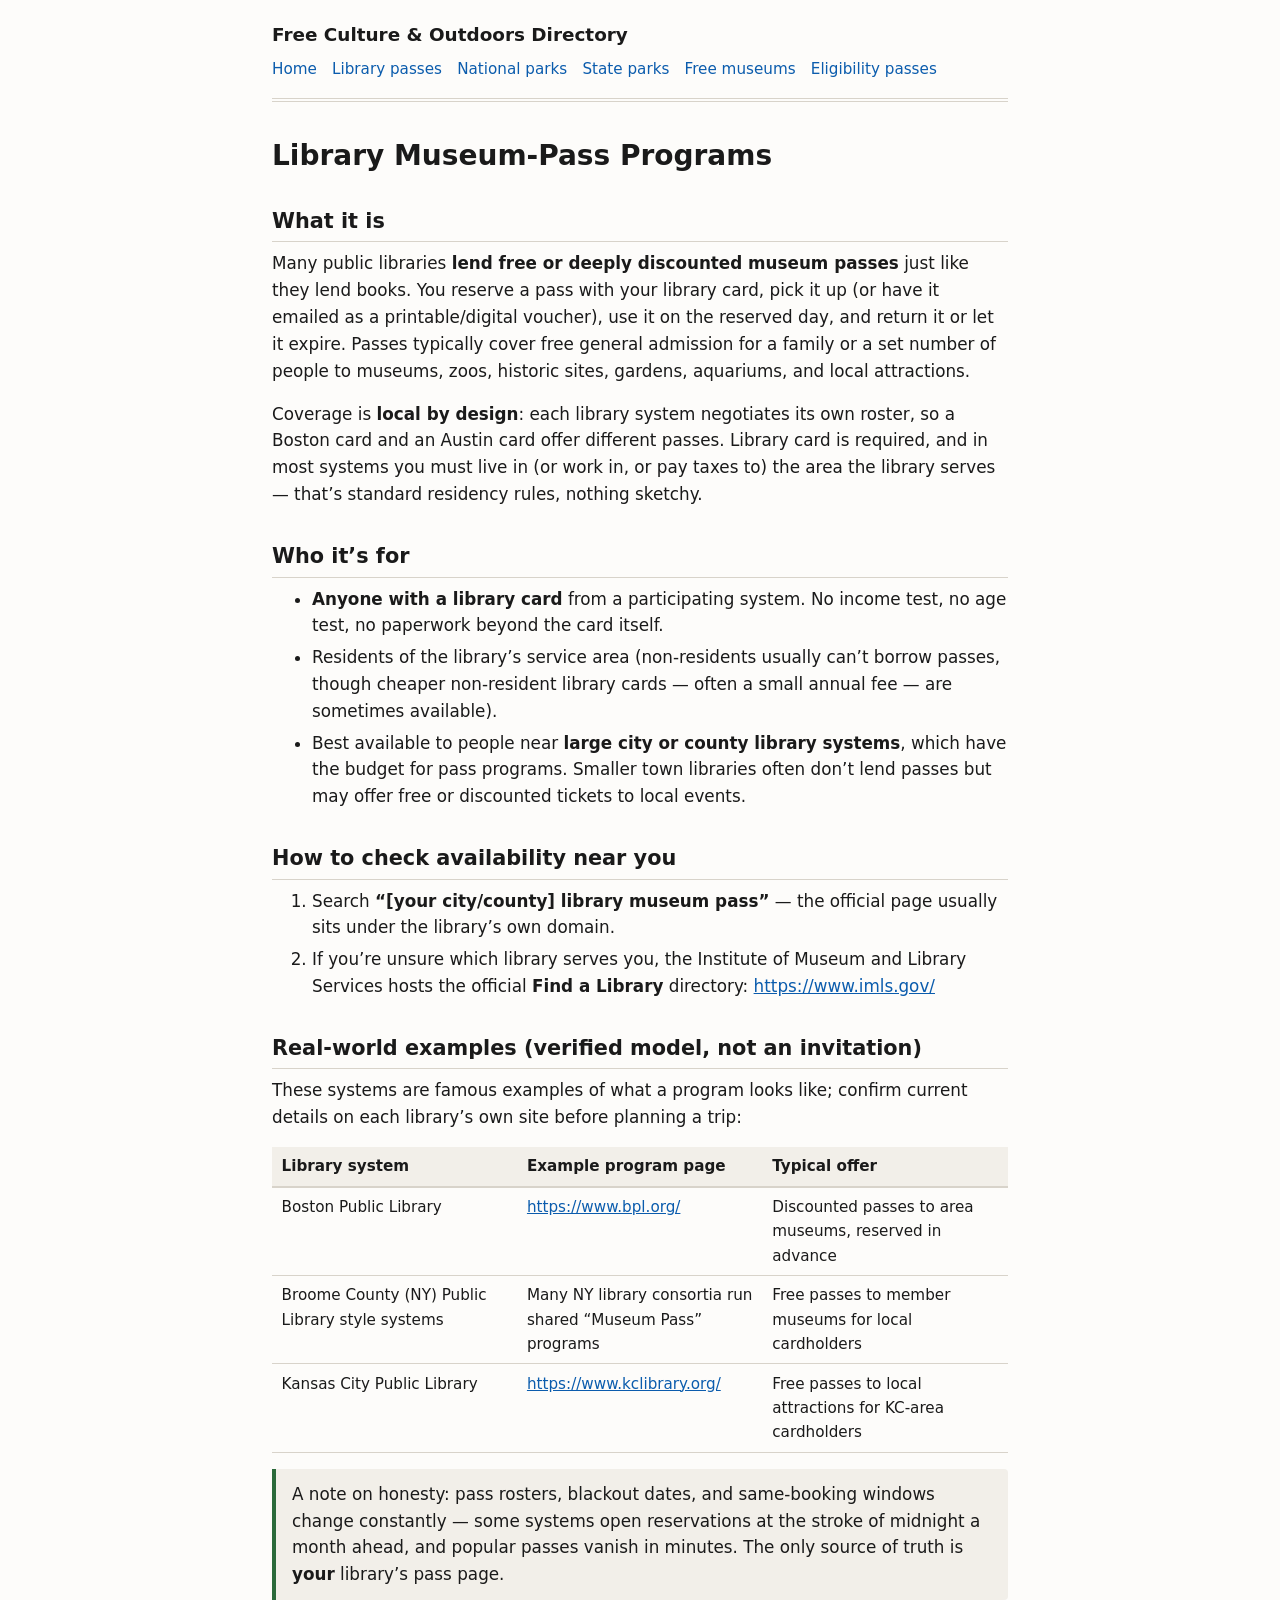
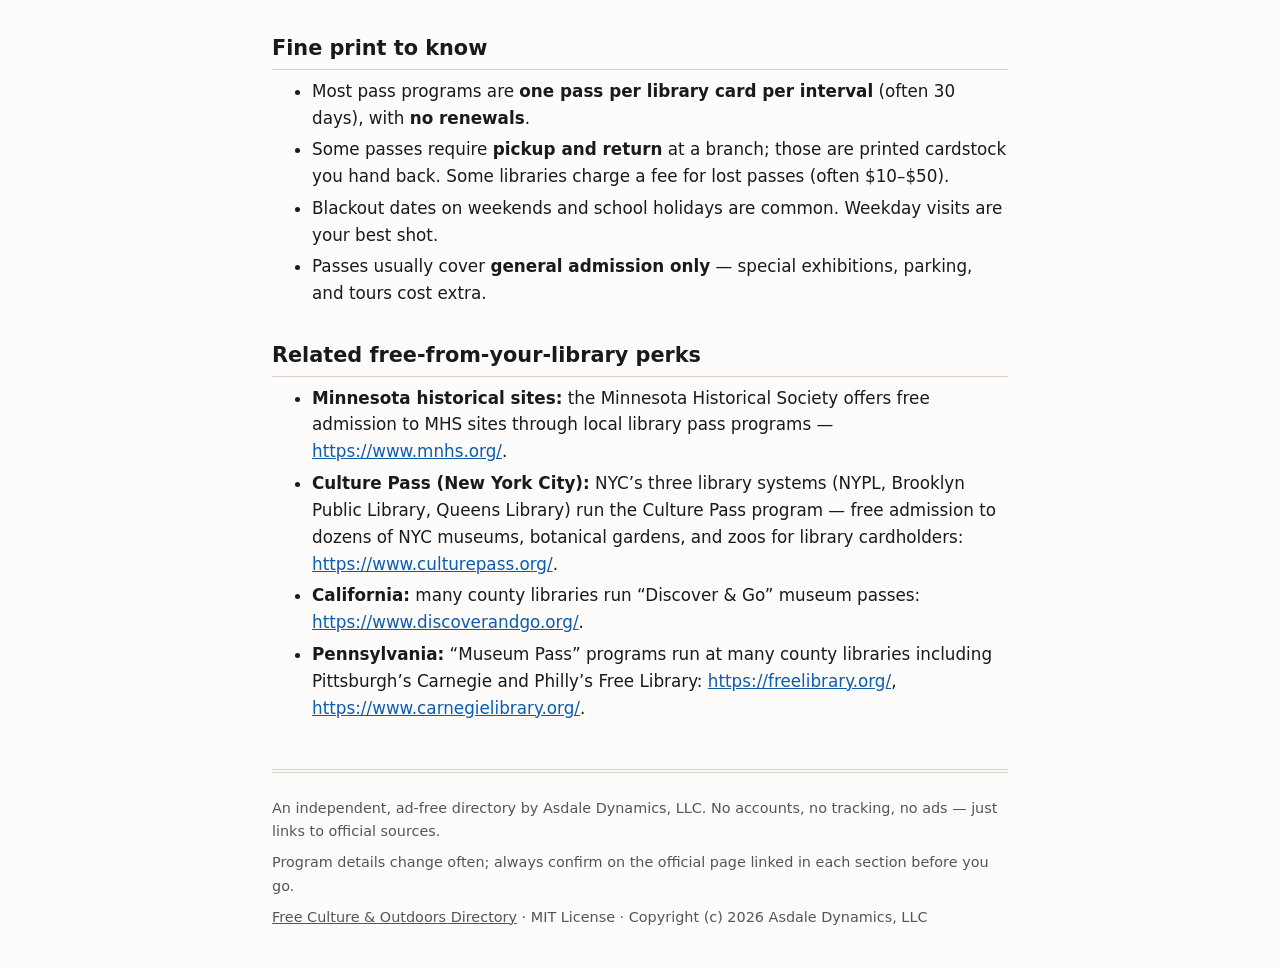
<file: site/library-passes.html>
<!DOCTYPE html>
<html lang="en">
<head>
  <meta charset="utf-8">
  <meta name="viewport" content="width=device-width, initial-scale=1">
  <title>Library Museum-Pass
Programs — Free Culture &amp; Outdoors Directory</title>
  <meta name="description" content="Free and low-cost ways to see culture and the outdoors in the US: library museum passes, national and state park free days, Museums for All, and student, teacher, and military passes.">
  <link rel="stylesheet" href="style.css">
</head>
<body>
  <header class="site-header">
    <p class="site-title"><a href="index.html">Free Culture &amp; Outdoors Directory</a></p>
    <nav class="site-nav">
      <a href="index.html">Home</a>
      <a href="library-passes.html">Library passes</a>
      <a href="national-parks.html">National parks</a>
      <a href="state-parks.html">State parks</a>
      <a href="free-museums.html">Free museums</a>
      <a href="eligibility-passes.html">Eligibility passes</a>
    </nav>
  </header>
  <main>
    <h1 id="library-museum-pass-programs">Library Museum-Pass
    Programs</h1>
    <h2 id="what-it-is">What it is</h2>
    <p>Many public libraries <strong>lend free or deeply discounted
    museum passes</strong> just like they lend books. You reserve a pass
    with your library card, pick it up (or have it emailed as a
    printable/digital voucher), use it on the reserved day, and return
    it or let it expire. Passes typically cover free general admission
    for a family or a set number of people to museums, zoos, historic
    sites, gardens, aquariums, and local attractions.</p>
    <p>Coverage is <strong>local by design</strong>: each library system
    negotiates its own roster, so a Boston card and an Austin card offer
    different passes. Library card is required, and in most systems you
    must live in (or work in, or pay taxes to) the area the library
    serves — that’s standard residency rules, nothing sketchy.</p>
    <h2 id="who-its-for">Who it’s for</h2>
    <ul>
    <li><strong>Anyone with a library card</strong> from a participating
    system. No income test, no age test, no paperwork beyond the card
    itself.</li>
    <li>Residents of the library’s service area (non-residents usually
    can’t borrow passes, though cheaper non-resident library cards —
    often a small annual fee — are sometimes available).</li>
    <li>Best available to people near <strong>large city or county
    library systems</strong>, which have the budget for pass programs.
    Smaller town libraries often don’t lend passes but may offer free or
    discounted tickets to local events.</li>
    </ul>
    <h2 id="how-to-check-availability-near-you">How to check
    availability near you</h2>
    <ol type="1">
    <li>Search <strong>“[your city/county] library museum pass”</strong>
    — the official page usually sits under the library’s own
    domain.</li>
    <li>If you’re unsure which library serves you, the Institute of
    Museum and Library Services hosts the official <strong>Find a
    Library</strong> directory: <a href="https://www.imls.gov/"
    class="uri">https://www.imls.gov/</a></li>
    </ol>
    <h2
    id="real-world-examples-verified-model-not-an-invitation">Real-world
    examples (verified model, not an invitation)</h2>
    <p>These systems are famous examples of what a program looks like;
    confirm current details on each library’s own site before planning a
    trip:</p>
    <table>
    <colgroup>
    <col style="width: 33%" />
    <col style="width: 33%" />
    <col style="width: 33%" />
    </colgroup>
    <thead>
    <tr>
    <th>Library system</th>
    <th>Example program page</th>
    <th>Typical offer</th>
    </tr>
    </thead>
    <tbody>
    <tr>
    <td>Boston Public Library</td>
    <td><a href="https://www.bpl.org/"
    class="uri">https://www.bpl.org/</a></td>
    <td>Discounted passes to area museums, reserved in advance</td>
    </tr>
    <tr>
    <td>Broome County (NY) Public Library style systems</td>
    <td>Many NY library consortia run shared “Museum Pass” programs</td>
    <td>Free passes to member museums for local cardholders</td>
    </tr>
    <tr>
    <td>Kansas City Public Library</td>
    <td><a href="https://www.kclibrary.org/"
    class="uri">https://www.kclibrary.org/</a></td>
    <td>Free passes to local attractions for KC-area cardholders</td>
    </tr>
    </tbody>
    </table>
    <blockquote>
    <p>A note on honesty: pass rosters, blackout dates, and same-booking
    windows change constantly — some systems open reservations at the
    stroke of midnight a month ahead, and popular passes vanish in
    minutes. The only source of truth is <strong>your</strong> library’s
    pass page.</p>
    </blockquote>
    <h2 id="fine-print-to-know">Fine print to know</h2>
    <ul>
    <li>Most pass programs are <strong>one pass per library card per
    interval</strong> (often 30 days), with <strong>no
    renewals</strong>.</li>
    <li>Some passes require <strong>pickup and return</strong> at a
    branch; those are printed cardstock you hand back. Some libraries
    charge a fee for lost passes (often $10–$50).</li>
    <li>Blackout dates on weekends and school holidays are common.
    Weekday visits are your best shot.</li>
    <li>Passes usually cover <strong>general admission only</strong> —
    special exhibitions, parking, and tours cost extra.</li>
    </ul>
    <h2 id="related-free-from-your-library-perks">Related
    free-from-your-library perks</h2>
    <ul>
    <li><strong>Minnesota historical sites:</strong> the Minnesota
    Historical Society offers free admission to MHS sites through local
    library pass programs — <a href="https://www.mnhs.org/"
    class="uri">https://www.mnhs.org/</a>.</li>
    <li><strong>Culture Pass (New York City):</strong> NYC’s three
    library systems (NYPL, Brooklyn Public Library, Queens Library) run
    the Culture Pass program — free admission to dozens of NYC museums,
    botanical gardens, and zoos for library cardholders: <a
    href="https://www.culturepass.org/"
    class="uri">https://www.culturepass.org/</a>.</li>
    <li><strong>California:</strong> many county libraries run “Discover
    &amp; Go” museum passes: <a href="https://www.discoverandgo.org/"
    class="uri">https://www.discoverandgo.org/</a>.</li>
    <li><strong>Pennsylvania:</strong> “Museum Pass” programs run at
    many county libraries including Pittsburgh’s Carnegie and Philly’s
    Free Library: <a href="https://freelibrary.org/"
    class="uri">https://freelibrary.org/</a>, <a
    href="https://www.carnegielibrary.org/"
    class="uri">https://www.carnegielibrary.org/</a>.</li>
    </ul>
  </main>
  <footer class="site-footer">
    <p>An independent, ad-free directory by Asdale Dynamics, LLC. No accounts, no tracking, no ads — just links to official sources.</p>
    <p>Program details change often; always confirm on the official page linked in each section before you go.</p>
    <p><a href="index.html">Free Culture &amp; Outdoors Directory</a> · MIT License · Copyright (c) 2026 Asdale Dynamics, LLC</p>
  </footer>
</body>
</html>
</file>
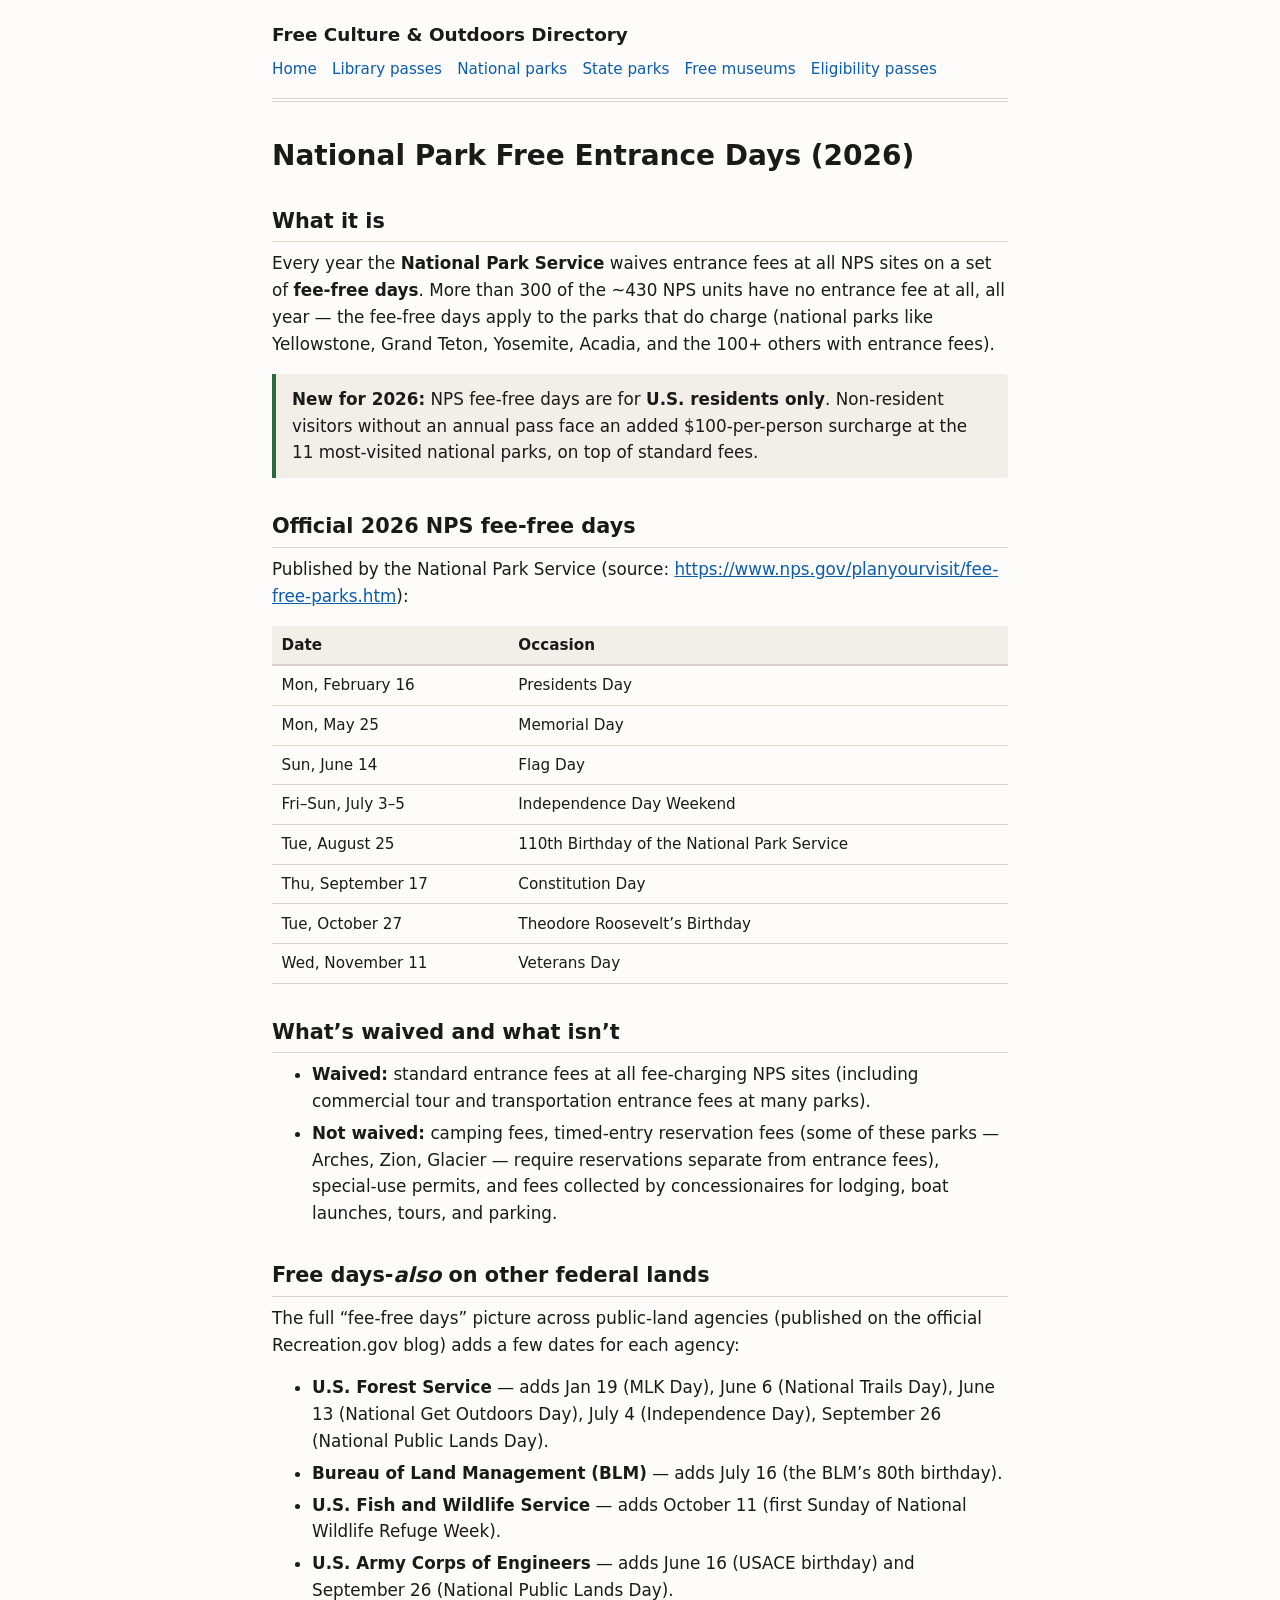
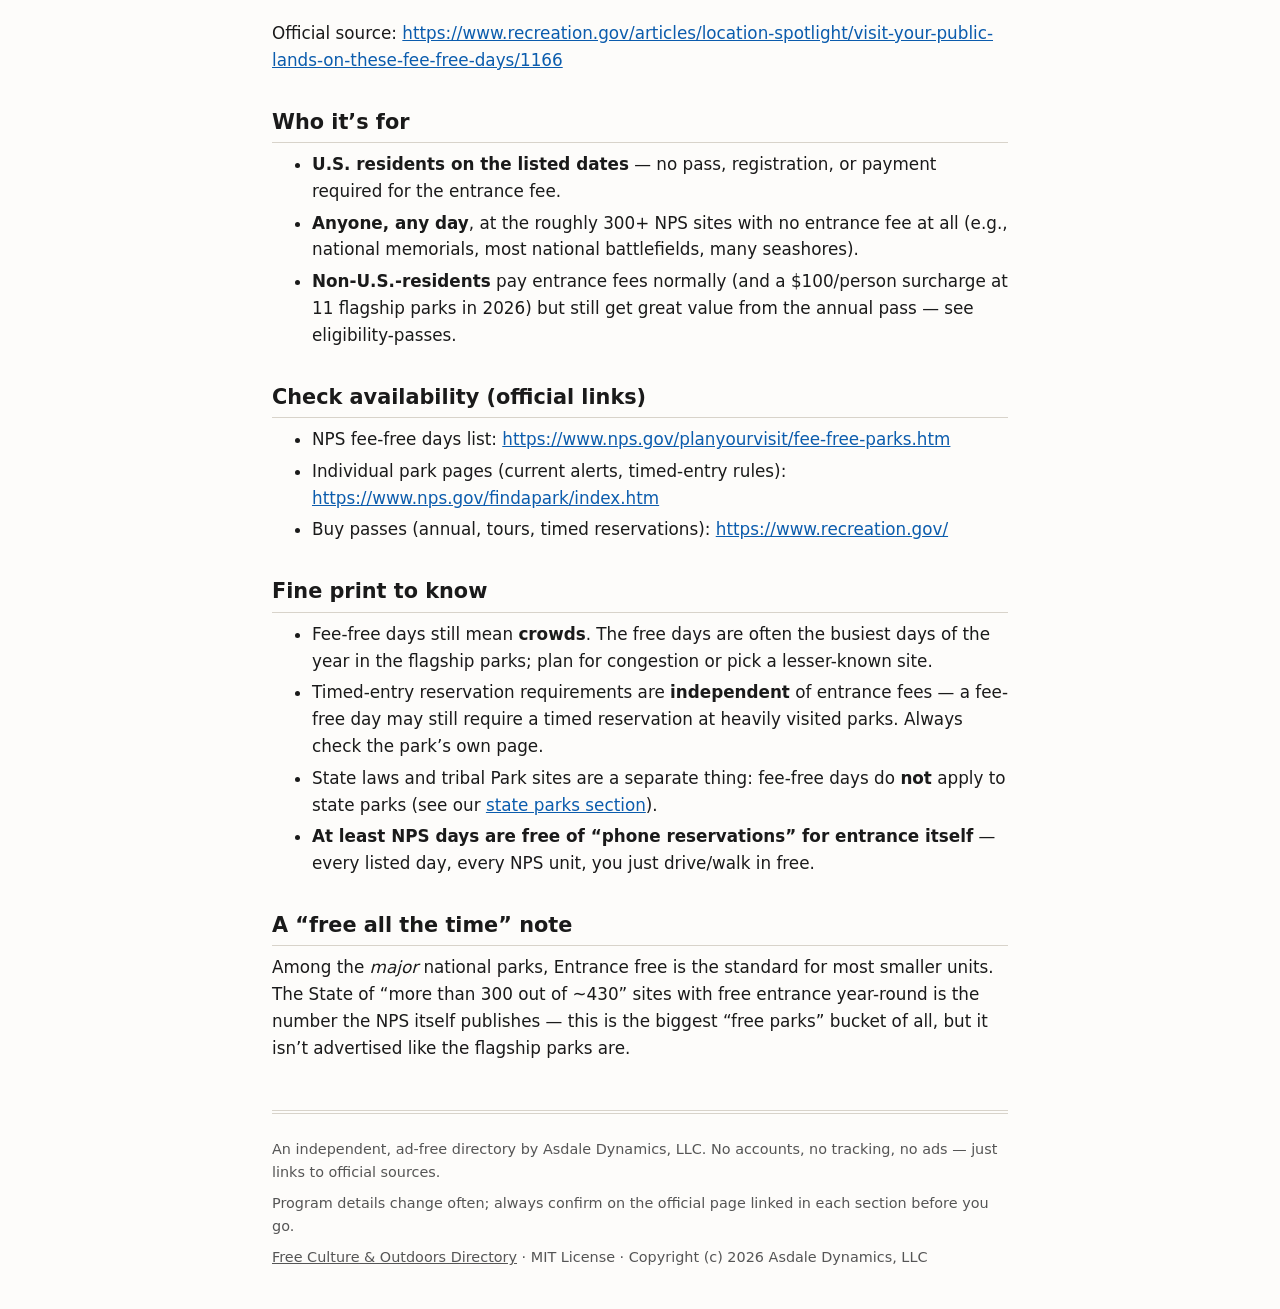
<file: site/national-parks.html>
<!DOCTYPE html>
<html lang="en">
<head>
  <meta charset="utf-8">
  <meta name="viewport" content="width=device-width, initial-scale=1">
  <title>National Park Free Entrance Days
(2026) — Free Culture &amp; Outdoors Directory</title>
  <meta name="description" content="Free and low-cost ways to see culture and the outdoors in the US: library museum passes, national and state park free days, Museums for All, and student, teacher, and military passes.">
  <link rel="stylesheet" href="style.css">
</head>
<body>
  <header class="site-header">
    <p class="site-title"><a href="index.html">Free Culture &amp; Outdoors Directory</a></p>
    <nav class="site-nav">
      <a href="index.html">Home</a>
      <a href="library-passes.html">Library passes</a>
      <a href="national-parks.html">National parks</a>
      <a href="state-parks.html">State parks</a>
      <a href="free-museums.html">Free museums</a>
      <a href="eligibility-passes.html">Eligibility passes</a>
    </nav>
  </header>
  <main>
    <h1 id="national-park-free-entrance-days-2026">National Park Free
    Entrance Days (2026)</h1>
    <h2 id="what-it-is">What it is</h2>
    <p>Every year the <strong>National Park Service</strong> waives
    entrance fees at all NPS sites on a set of <strong>fee-free
    days</strong>. More than 300 of the ~430 NPS units have no entrance
    fee at all, all year — the fee-free days apply to the parks that do
    charge (national parks like Yellowstone, Grand Teton, Yosemite,
    Acadia, and the 100+ others with entrance fees).</p>
    <blockquote>
    <p><strong>New for 2026:</strong> NPS fee-free days are for
    <strong>U.S. residents only</strong>. Non-resident visitors without
    an annual pass face an added $100-per-person surcharge at the 11
    most-visited national parks, on top of standard fees.</p>
    </blockquote>
    <h2 id="official-2026-nps-fee-free-days">Official 2026 NPS fee-free
    days</h2>
    <p>Published by the National Park Service (source: <a
    href="https://www.nps.gov/planyourvisit/fee-free-parks.htm"
    class="uri">https://www.nps.gov/planyourvisit/fee-free-parks.htm</a>):</p>
    <table>
    <thead>
    <tr>
    <th>Date</th>
    <th>Occasion</th>
    </tr>
    </thead>
    <tbody>
    <tr>
    <td>Mon, February 16</td>
    <td>Presidents Day</td>
    </tr>
    <tr>
    <td>Mon, May 25</td>
    <td>Memorial Day</td>
    </tr>
    <tr>
    <td>Sun, June 14</td>
    <td>Flag Day</td>
    </tr>
    <tr>
    <td>Fri–Sun, July 3–5</td>
    <td>Independence Day Weekend</td>
    </tr>
    <tr>
    <td>Tue, August 25</td>
    <td>110th Birthday of the National Park Service</td>
    </tr>
    <tr>
    <td>Thu, September 17</td>
    <td>Constitution Day</td>
    </tr>
    <tr>
    <td>Tue, October 27</td>
    <td>Theodore Roosevelt’s Birthday</td>
    </tr>
    <tr>
    <td>Wed, November 11</td>
    <td>Veterans Day</td>
    </tr>
    </tbody>
    </table>
    <h2 id="whats-waived-and-what-isnt">What’s waived and what
    isn’t</h2>
    <ul>
    <li><strong>Waived:</strong> standard entrance fees at all
    fee-charging NPS sites (including commercial tour and transportation
    entrance fees at many parks).</li>
    <li><strong>Not waived:</strong> camping fees, timed-entry
    reservation fees (some of these parks — Arches, Zion, Glacier —
    require reservations separate from entrance fees), special-use
    permits, and fees collected by concessionaires for lodging, boat
    launches, tours, and parking.</li>
    </ul>
    <h2 id="free-days-also-on-other-federal-lands">Free
    days-<em>also</em> on other federal lands</h2>
    <p>The full “fee-free days” picture across public-land agencies
    (published on the official Recreation.gov blog) adds a few dates for
    each agency:</p>
    <ul>
    <li><strong>U.S. Forest Service</strong> — adds Jan 19 (MLK Day),
    June 6 (National Trails Day), June 13 (National Get Outdoors Day),
    July 4 (Independence Day), September 26 (National Public Lands
    Day).</li>
    <li><strong>Bureau of Land Management (BLM)</strong> — adds July 16
    (the BLM’s 80th birthday).</li>
    <li><strong>U.S. Fish and Wildlife Service</strong> — adds October
    11 (first Sunday of National Wildlife Refuge Week).</li>
    <li><strong>U.S. Army Corps of Engineers</strong> — adds June 16
    (USACE birthday) and September 26 (National Public Lands Day).</li>
    </ul>
    <p>Official source: <a
    href="https://www.recreation.gov/articles/location-spotlight/visit-your-public-lands-on-these-fee-free-days/1166"
    class="uri">https://www.recreation.gov/articles/location-spotlight/visit-your-public-lands-on-these-fee-free-days/1166</a></p>
    <h2 id="who-its-for">Who it’s for</h2>
    <ul>
    <li><strong>U.S. residents on the listed dates</strong> — no pass,
    registration, or payment required for the entrance fee.</li>
    <li><strong>Anyone, any day</strong>, at the roughly 300+ NPS sites
    with no entrance fee at all (e.g., national memorials, most national
    battlefields, many seashores).</li>
    <li><strong>Non-U.S.-residents</strong> pay entrance fees normally
    (and a $100/person surcharge at 11 flagship parks in 2026) but still
    get great value from the annual pass — see eligibility-passes.</li>
    </ul>
    <h2 id="check-availability-official-links">Check availability
    (official links)</h2>
    <ul>
    <li>NPS fee-free days list: <a
    href="https://www.nps.gov/planyourvisit/fee-free-parks.htm"
    class="uri">https://www.nps.gov/planyourvisit/fee-free-parks.htm</a></li>
    <li>Individual park pages (current alerts, timed-entry rules): <a
    href="https://www.nps.gov/findapark/index.htm"
    class="uri">https://www.nps.gov/findapark/index.htm</a></li>
    <li>Buy passes (annual, tours, timed reservations): <a
    href="https://www.recreation.gov/"
    class="uri">https://www.recreation.gov/</a></li>
    </ul>
    <h2 id="fine-print-to-know">Fine print to know</h2>
    <ul>
    <li>Fee-free days still mean <strong>crowds</strong>. The free days
    are often the busiest days of the year in the flagship parks; plan
    for congestion or pick a lesser-known site.</li>
    <li>Timed-entry reservation requirements are
    <strong>independent</strong> of entrance fees — a fee-free day may
    still require a timed reservation at heavily visited parks. Always
    check the park’s own page.</li>
    <li>State laws and tribal Park sites are a separate thing: fee-free
    days do <strong>not</strong> apply to state parks (see our <a
    href="state-parks.html">state parks section</a>).</li>
    <li><strong>At least NPS days are free of “phone reservations” for
    entrance itself</strong> — every listed day, every NPS unit, you
    just drive/walk in free.</li>
    </ul>
    <h2 id="a-free-all-the-time-note">A “free all the time” note</h2>
    <p>Among the <em>major</em> national parks, Entrance free is the
    standard for most smaller units. The State of “more than 300 out of
    ~430” sites with free entrance year-round is the number the NPS
    itself publishes — this is the biggest “free parks” bucket of all,
    but it isn’t advertised like the flagship parks are.</p>
  </main>
  <footer class="site-footer">
    <p>An independent, ad-free directory by Asdale Dynamics, LLC. No accounts, no tracking, no ads — just links to official sources.</p>
    <p>Program details change often; always confirm on the official page linked in each section before you go.</p>
    <p><a href="index.html">Free Culture &amp; Outdoors Directory</a> · MIT License · Copyright (c) 2026 Asdale Dynamics, LLC</p>
  </footer>
</body>
</html>
</file>
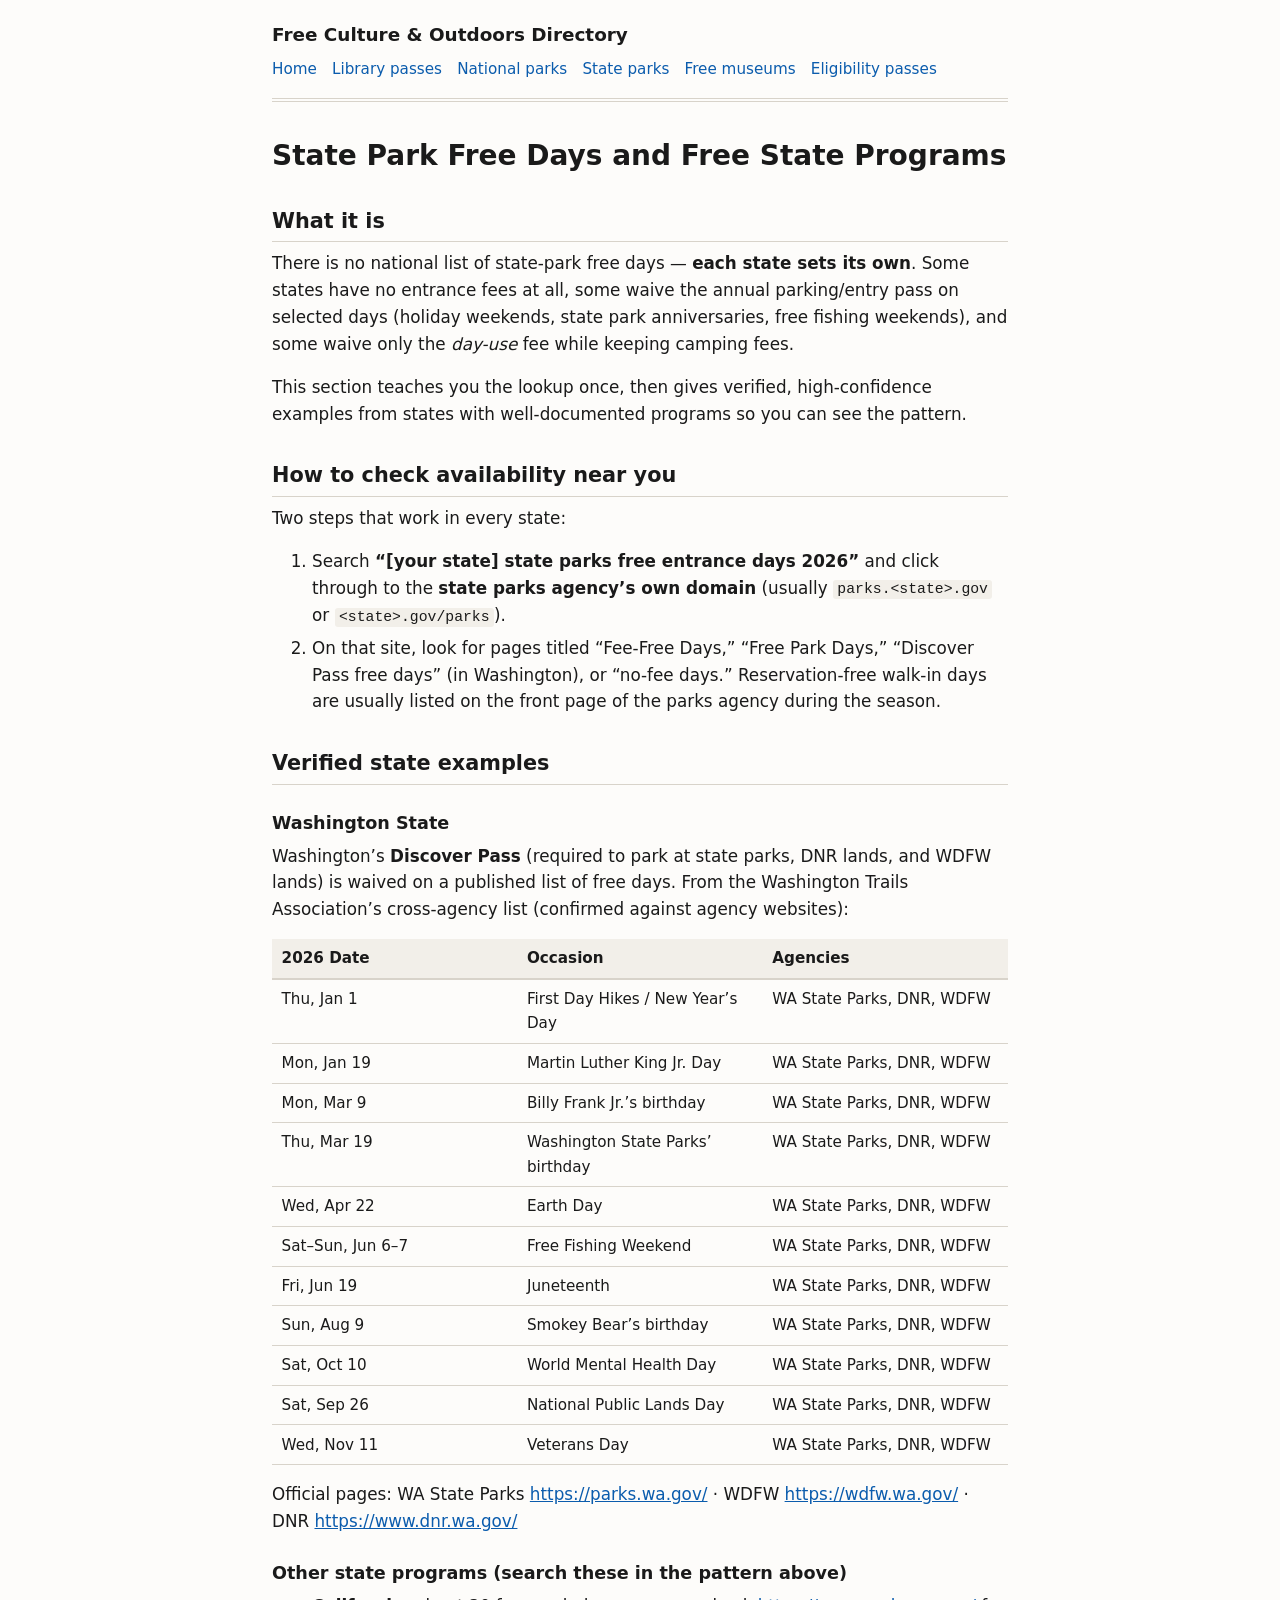
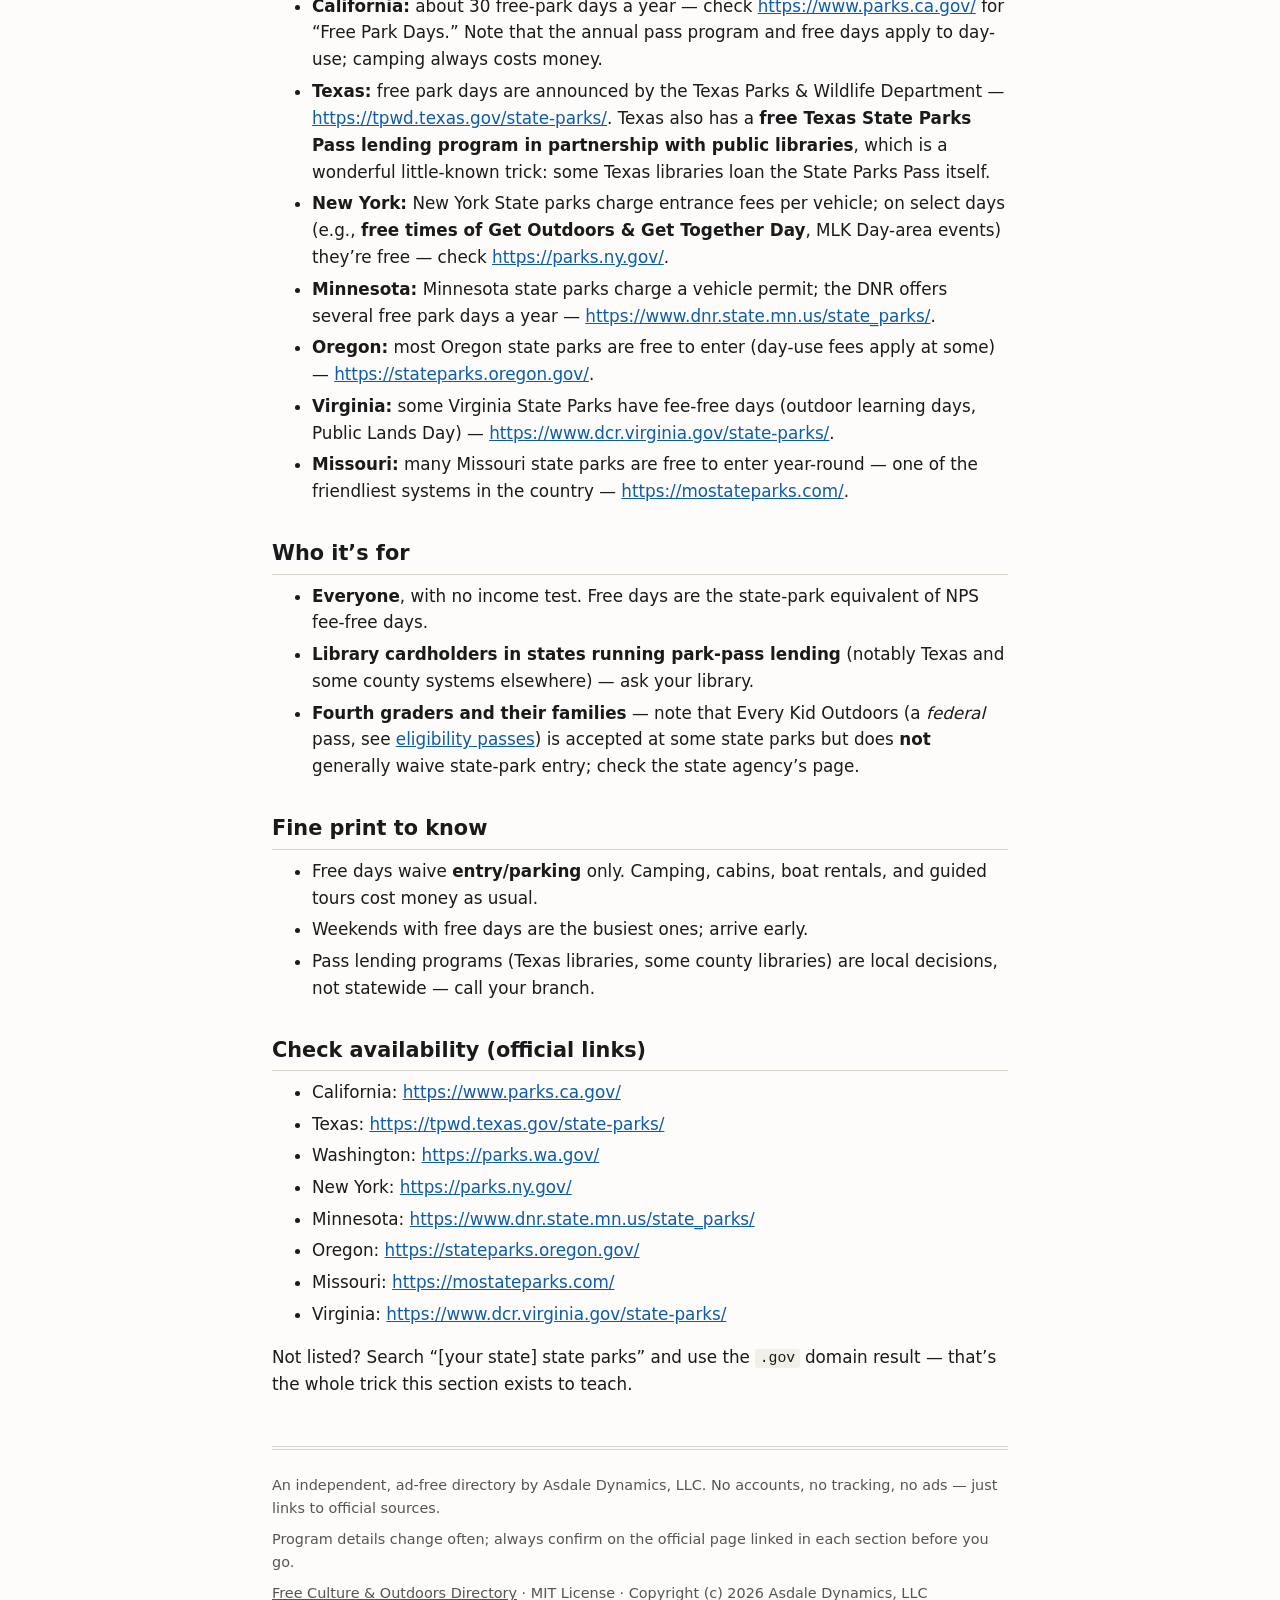
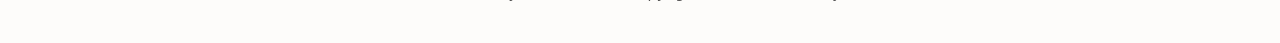
<file: site/state-parks.html>
<!DOCTYPE html>
<html lang="en">
<head>
  <meta charset="utf-8">
  <meta name="viewport" content="width=device-width, initial-scale=1">
  <title>State Park Free Days and Free State
Programs — Free Culture &amp; Outdoors Directory</title>
  <meta name="description" content="Free and low-cost ways to see culture and the outdoors in the US: library museum passes, national and state park free days, Museums for All, and student, teacher, and military passes.">
  <link rel="stylesheet" href="style.css">
</head>
<body>
  <header class="site-header">
    <p class="site-title"><a href="index.html">Free Culture &amp; Outdoors Directory</a></p>
    <nav class="site-nav">
      <a href="index.html">Home</a>
      <a href="library-passes.html">Library passes</a>
      <a href="national-parks.html">National parks</a>
      <a href="state-parks.html">State parks</a>
      <a href="free-museums.html">Free museums</a>
      <a href="eligibility-passes.html">Eligibility passes</a>
    </nav>
  </header>
  <main>
    <h1 id="state-park-free-days-and-free-state-programs">State Park
    Free Days and Free State Programs</h1>
    <h2 id="what-it-is">What it is</h2>
    <p>There is no national list of state-park free days — <strong>each
    state sets its own</strong>. Some states have no entrance fees at
    all, some waive the annual parking/entry pass on selected days
    (holiday weekends, state park anniversaries, free fishing weekends),
    and some waive only the <em>day-use</em> fee while keeping camping
    fees.</p>
    <p>This section teaches you the lookup once, then gives verified,
    high-confidence examples from states with well-documented programs
    so you can see the pattern.</p>
    <h2 id="how-to-check-availability-near-you">How to check
    availability near you</h2>
    <p>Two steps that work in every state:</p>
    <ol type="1">
    <li>Search <strong>“[your state] state parks free entrance days
    2026”</strong> and click through to the <strong>state parks agency’s
    own domain</strong> (usually <code>parks.&lt;state&gt;.gov</code> or
    <code>&lt;state&gt;.gov/parks</code>).</li>
    <li>On that site, look for pages titled “Fee-Free Days,” “Free Park
    Days,” “Discover Pass free days” (in Washington), or “no-fee days.”
    Reservation-free walk-in days are usually listed on the front page
    of the parks agency during the season.</li>
    </ol>
    <h2 id="verified-state-examples">Verified state examples</h2>
    <h3 id="washington-state">Washington State</h3>
    <p>Washington’s <strong>Discover Pass</strong> (required to park at
    state parks, DNR lands, and WDFW lands) is waived on a published
    list of free days. From the Washington Trails Association’s
    cross-agency list (confirmed against agency websites):</p>
    <table>
    <colgroup>
    <col style="width: 33%" />
    <col style="width: 33%" />
    <col style="width: 33%" />
    </colgroup>
    <thead>
    <tr>
    <th>2026 Date</th>
    <th>Occasion</th>
    <th>Agencies</th>
    </tr>
    </thead>
    <tbody>
    <tr>
    <td>Thu, Jan 1</td>
    <td>First Day Hikes / New Year’s Day</td>
    <td>WA State Parks, DNR, WDFW</td>
    </tr>
    <tr>
    <td>Mon, Jan 19</td>
    <td>Martin Luther King Jr. Day</td>
    <td>WA State Parks, DNR, WDFW</td>
    </tr>
    <tr>
    <td>Mon, Mar 9</td>
    <td>Billy Frank Jr.’s birthday</td>
    <td>WA State Parks, DNR, WDFW</td>
    </tr>
    <tr>
    <td>Thu, Mar 19</td>
    <td>Washington State Parks’ birthday</td>
    <td>WA State Parks, DNR, WDFW</td>
    </tr>
    <tr>
    <td>Wed, Apr 22</td>
    <td>Earth Day</td>
    <td>WA State Parks, DNR, WDFW</td>
    </tr>
    <tr>
    <td>Sat–Sun, Jun 6–7</td>
    <td>Free Fishing Weekend</td>
    <td>WA State Parks, DNR, WDFW</td>
    </tr>
    <tr>
    <td>Fri, Jun 19</td>
    <td>Juneteenth</td>
    <td>WA State Parks, DNR, WDFW</td>
    </tr>
    <tr>
    <td>Sun, Aug 9</td>
    <td>Smokey Bear’s birthday</td>
    <td>WA State Parks, DNR, WDFW</td>
    </tr>
    <tr>
    <td>Sat, Oct 10</td>
    <td>World Mental Health Day</td>
    <td>WA State Parks, DNR, WDFW</td>
    </tr>
    <tr>
    <td>Sat, Sep 26</td>
    <td>National Public Lands Day</td>
    <td>WA State Parks, DNR, WDFW</td>
    </tr>
    <tr>
    <td>Wed, Nov 11</td>
    <td>Veterans Day</td>
    <td>WA State Parks, DNR, WDFW</td>
    </tr>
    </tbody>
    </table>
    <p>Official pages: WA State Parks <a href="https://parks.wa.gov/"
    class="uri">https://parks.wa.gov/</a> · WDFW <a
    href="https://wdfw.wa.gov/" class="uri">https://wdfw.wa.gov/</a> ·
    DNR <a href="https://www.dnr.wa.gov/"
    class="uri">https://www.dnr.wa.gov/</a></p>
    <h3
    id="other-state-programs-search-these-in-the-pattern-above">Other
    state programs (search these in the pattern above)</h3>
    <ul>
    <li><strong>California:</strong> about 30 free-park days a year —
    check <a href="https://www.parks.ca.gov/"
    class="uri">https://www.parks.ca.gov/</a> for “Free Park Days.” Note
    that the annual pass program and free days apply to day-use; camping
    always costs money.</li>
    <li><strong>Texas:</strong> free park days are announced by the
    Texas Parks &amp; Wildlife Department — <a
    href="https://tpwd.texas.gov/state-parks/"
    class="uri">https://tpwd.texas.gov/state-parks/</a>. Texas also has
    a <strong>free Texas State Parks Pass lending program in partnership
    with public libraries</strong>, which is a wonderful little-known
    trick: some Texas libraries loan the State Parks Pass itself.</li>
    <li><strong>New York:</strong> New York State parks charge entrance
    fees per vehicle; on select days (e.g., <strong>free times of Get
    Outdoors &amp; Get Together Day</strong>, MLK Day-area events)
    they’re free — check <a href="https://parks.ny.gov/"
    class="uri">https://parks.ny.gov/</a>.</li>
    <li><strong>Minnesota:</strong> Minnesota state parks charge a
    vehicle permit; the DNR offers several free park days a year — <a
    href="https://www.dnr.state.mn.us/state_parks/"
    class="uri">https://www.dnr.state.mn.us/state_parks/</a>.</li>
    <li><strong>Oregon:</strong> most Oregon state parks are free to
    enter (day-use fees apply at some) — <a
    href="https://stateparks.oregon.gov/"
    class="uri">https://stateparks.oregon.gov/</a>.</li>
    <li><strong>Virginia:</strong> some Virginia State Parks have
    fee-free days (outdoor learning days, Public Lands Day) — <a
    href="https://www.dcr.virginia.gov/state-parks/"
    class="uri">https://www.dcr.virginia.gov/state-parks/</a>.</li>
    <li><strong>Missouri:</strong> many Missouri state parks are free to
    enter year-round — one of the friendliest systems in the country —
    <a href="https://mostateparks.com/"
    class="uri">https://mostateparks.com/</a>.</li>
    </ul>
    <h2 id="who-its-for">Who it’s for</h2>
    <ul>
    <li><strong>Everyone</strong>, with no income test. Free days are
    the state-park equivalent of NPS fee-free days.</li>
    <li><strong>Library cardholders in states running park-pass
    lending</strong> (notably Texas and some county systems elsewhere) —
    ask your library.</li>
    <li><strong>Fourth graders and their families</strong> — note that
    Every Kid Outdoors (a <em>federal</em> pass, see <a
    href="eligibility-passes.html">eligibility passes</a>) is accepted
    at some state parks but does <strong>not</strong> generally waive
    state-park entry; check the state agency’s page.</li>
    </ul>
    <h2 id="fine-print-to-know">Fine print to know</h2>
    <ul>
    <li>Free days waive <strong>entry/parking</strong> only. Camping,
    cabins, boat rentals, and guided tours cost money as usual.</li>
    <li>Weekends with free days are the busiest ones; arrive early.</li>
    <li>Pass lending programs (Texas libraries, some county libraries)
    are local decisions, not statewide — call your branch.</li>
    </ul>
    <h2 id="check-availability-official-links">Check availability
    (official links)</h2>
    <ul>
    <li>California: <a href="https://www.parks.ca.gov/"
    class="uri">https://www.parks.ca.gov/</a></li>
    <li>Texas: <a href="https://tpwd.texas.gov/state-parks/"
    class="uri">https://tpwd.texas.gov/state-parks/</a></li>
    <li>Washington: <a href="https://parks.wa.gov/"
    class="uri">https://parks.wa.gov/</a></li>
    <li>New York: <a href="https://parks.ny.gov/"
    class="uri">https://parks.ny.gov/</a></li>
    <li>Minnesota: <a href="https://www.dnr.state.mn.us/state_parks/"
    class="uri">https://www.dnr.state.mn.us/state_parks/</a></li>
    <li>Oregon: <a href="https://stateparks.oregon.gov/"
    class="uri">https://stateparks.oregon.gov/</a></li>
    <li>Missouri: <a href="https://mostateparks.com/"
    class="uri">https://mostateparks.com/</a></li>
    <li>Virginia: <a href="https://www.dcr.virginia.gov/state-parks/"
    class="uri">https://www.dcr.virginia.gov/state-parks/</a></li>
    </ul>
    <p>Not listed? Search “[your state] state parks” and use the
    <code>.gov</code> domain result — that’s the whole trick this
    section exists to teach.</p>
  </main>
  <footer class="site-footer">
    <p>An independent, ad-free directory by Asdale Dynamics, LLC. No accounts, no tracking, no ads — just links to official sources.</p>
    <p>Program details change often; always confirm on the official page linked in each section before you go.</p>
    <p><a href="index.html">Free Culture &amp; Outdoors Directory</a> · MIT License · Copyright (c) 2026 Asdale Dynamics, LLC</p>
  </footer>
</body>
</html>
</file>
<file: site/style.css>
/* Free Culture & Outdoors Directory
   System fonts only. No web fonts, no tracking, no JavaScript. */

:root {
  --text: #1a1a1a;
  --muted: #555;
  --link: #0b5cad;
  --link-visited: #5b3d8a;
  --bg: #fdfcfa;
  --panel: #f2efe9;
  --border: #d8d3ca;
  --accent: #2b6a3a;
}

* { box-sizing: border-box; }

html {
  text-size-adjust: 100%;
}

body {
  margin: 0;
  padding: 0 1rem;
  background: var(--bg);
  color: var(--text);
  font-family: system-ui, -apple-system, "Segoe UI", Roboto, Helvetica, Arial, sans-serif;
  font-size: 1.05rem;
  line-height: 1.6;
}

main {
  max-width: 46rem;
  margin: 0 auto;
  padding: 1rem 0 2rem;
}

header.site-header {
  max-width: 46rem;
  margin: 0 auto;
  padding: 1.25rem 0 1rem;
  border-bottom: 4px double var(--border);
}

.site-title {
  margin: 0 0 .5rem;
  font-size: 1.15rem;
  font-weight: 700;
}

.site-title a {
  color: var(--text);
  text-decoration: none;
}

.site-title a:hover,
.site-title a:focus {
  text-decoration: underline;
}

.site-nav {
  display: flex;
  flex-wrap: wrap;
  gap: .35rem .95rem;
  font-size: .95rem;
}

.site-nav a {
  color: var(--link);
  text-decoration: none;
}

.site-nav a:hover,
.site-nav a:focus {
  text-decoration: underline;
}

h1 {
  font-size: 1.75rem;
  line-height: 1.25;
  margin: 1.25rem 0 0.75rem;
}

h2 {
  font-size: 1.3rem;
  margin: 2rem 0 0.5rem;
  border-bottom: 1px solid var(--border);
  padding-bottom: .2rem;
}

h3 {
  font-size: 1.1rem;
  margin: 1.5rem 0 0.35rem;
}

p, ul, ol, table {
  margin: 0 0 1rem;
}

li { margin-bottom: .3rem; }

a {
  color: var(--link);
}

a:visited {
  color: var(--link-visited);
}

blockquote {
  margin: 0 0 1rem;
  padding: .75rem 1rem;
  background: var(--panel);
  border-left: 4px solid var(--accent);
  border-radius: 0 4px 4px 0;
}

blockquote p { margin: 0; }

table {
  width: 100%;
  border-collapse: collapse;
  font-size: .95rem;
}

th, td {
  text-align: left;
  vertical-align: top;
  padding: .45rem .6rem;
  border-bottom: 1px solid var(--border);
}

th {
  background: var(--panel);
  border-bottom: 2px solid var(--border);
}

table a {
  word-break: break-word;
}

code {
  font-family: ui-monospace, SFMono-Regular, Menlo, Consolas, monospace;
  font-size: .88em;
  background: var(--panel);
  padding: .1em .3em;
  border-radius: 3px;
}

footer.site-footer {
  max-width: 46rem;
  margin: 0 auto;
  padding: 1.5rem 0 2rem;
  border-top: 4px double var(--border);
  font-size: .9rem;
  color: var(--muted);
}

footer.site-footer p { margin-bottom: .5rem; }

footer.site-footer a {
  color: var(--muted);
}

@media (max-width: 500px) {
  body { padding: 0 .75rem; font-size: 1rem; }
  table { font-size: .85rem; }
  th, td { padding: .35rem .35rem; }
}
</file>
